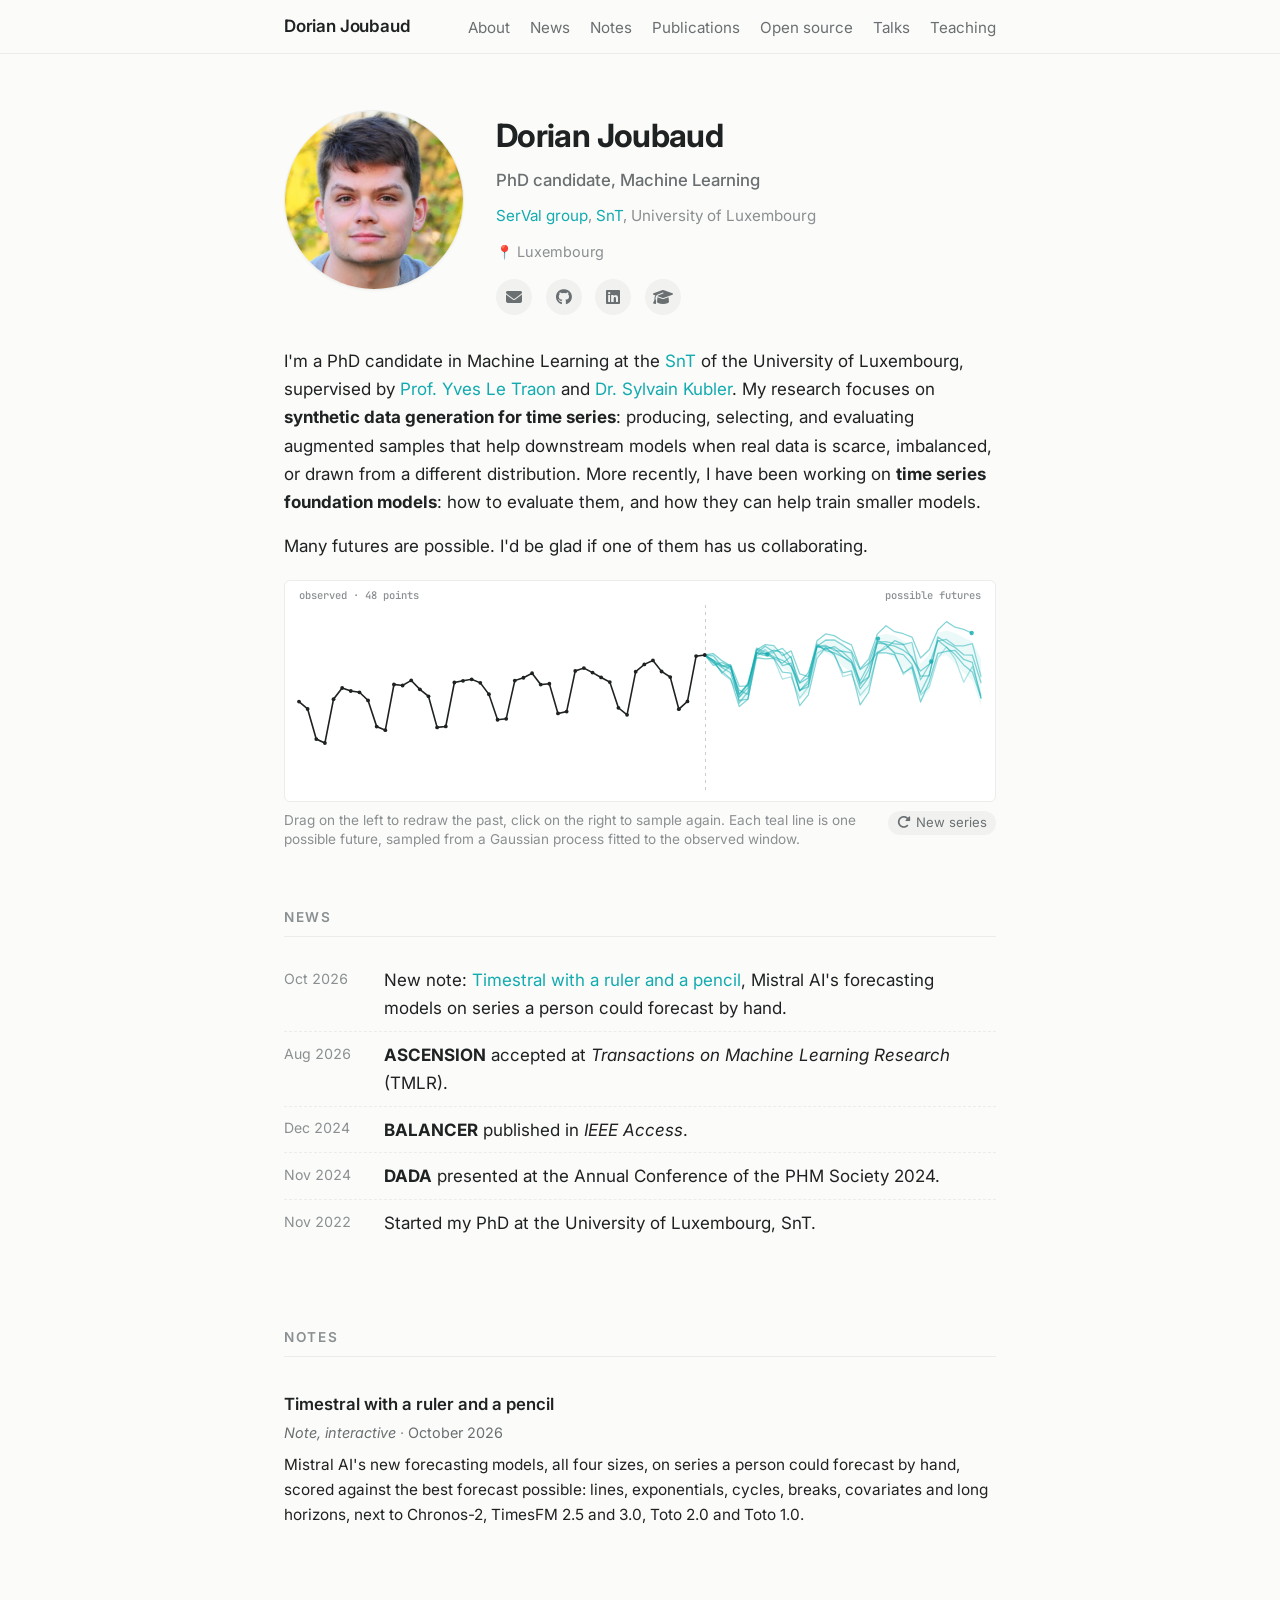
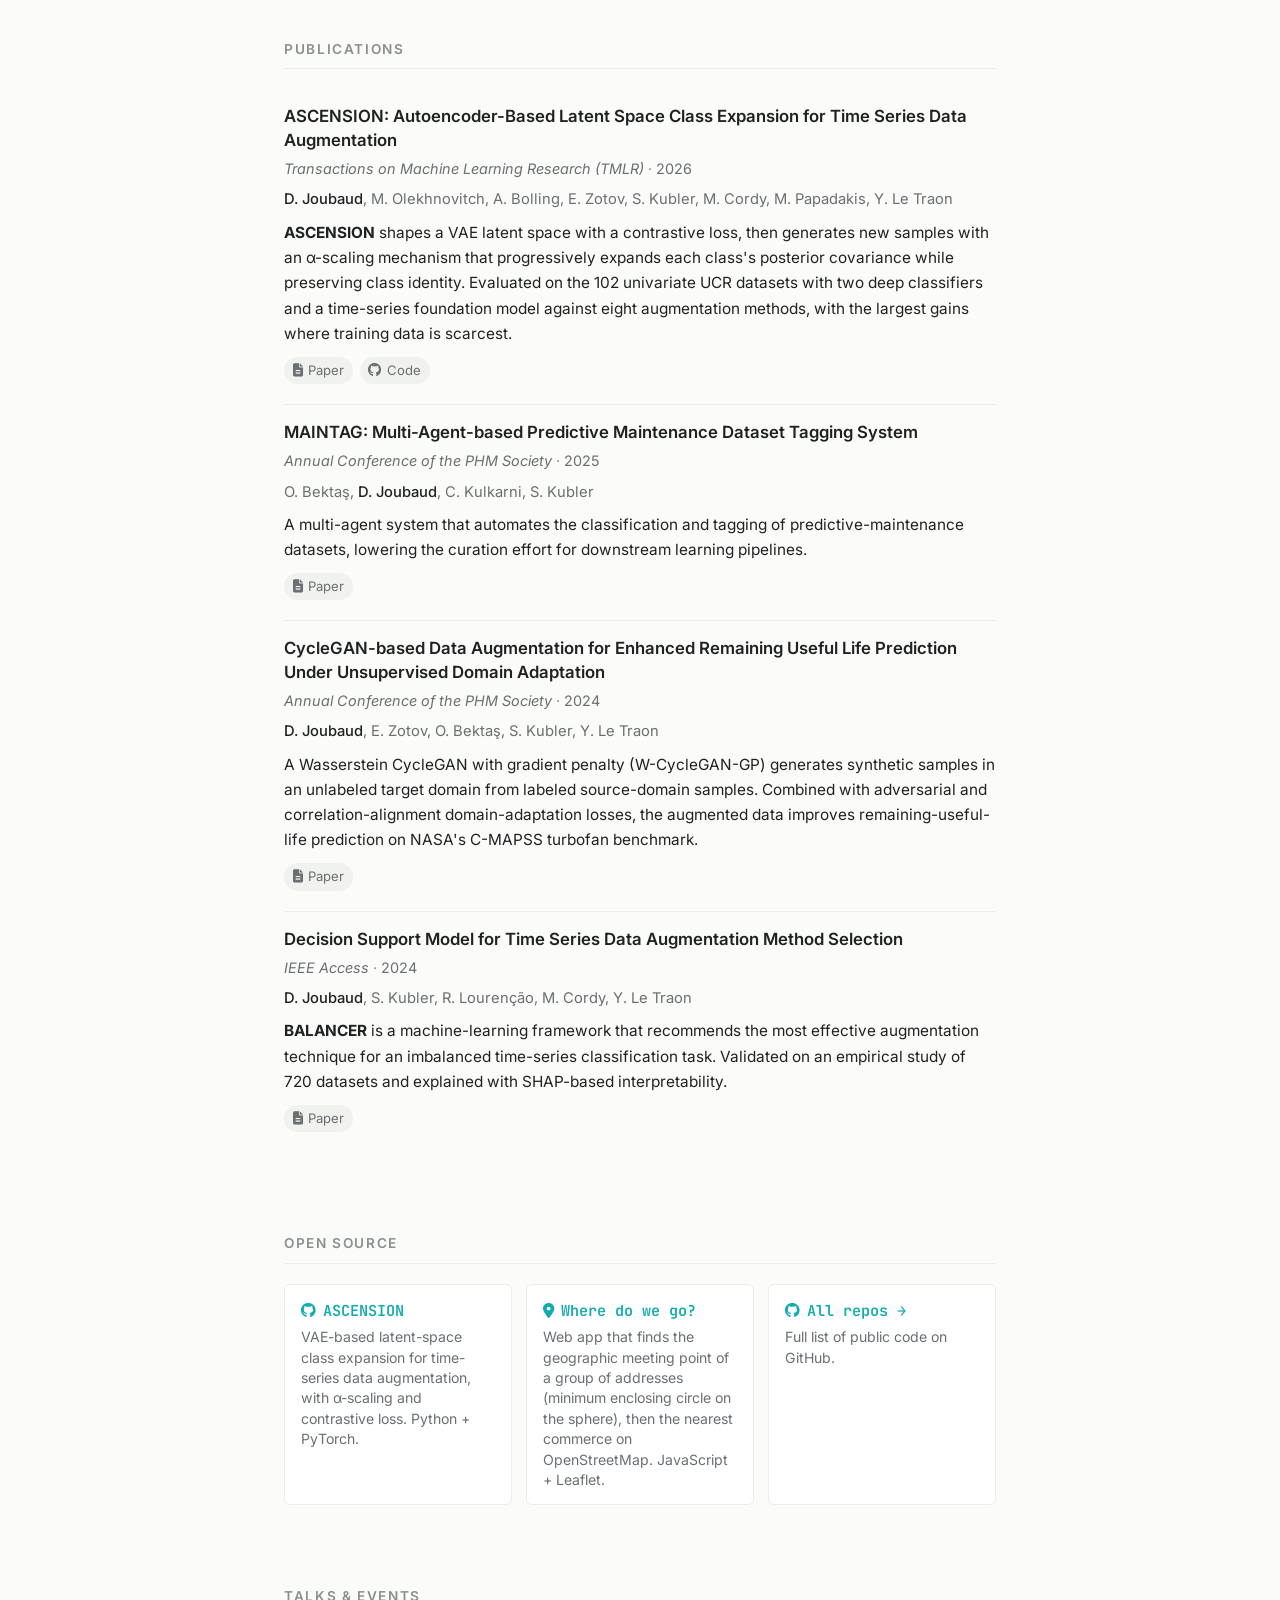
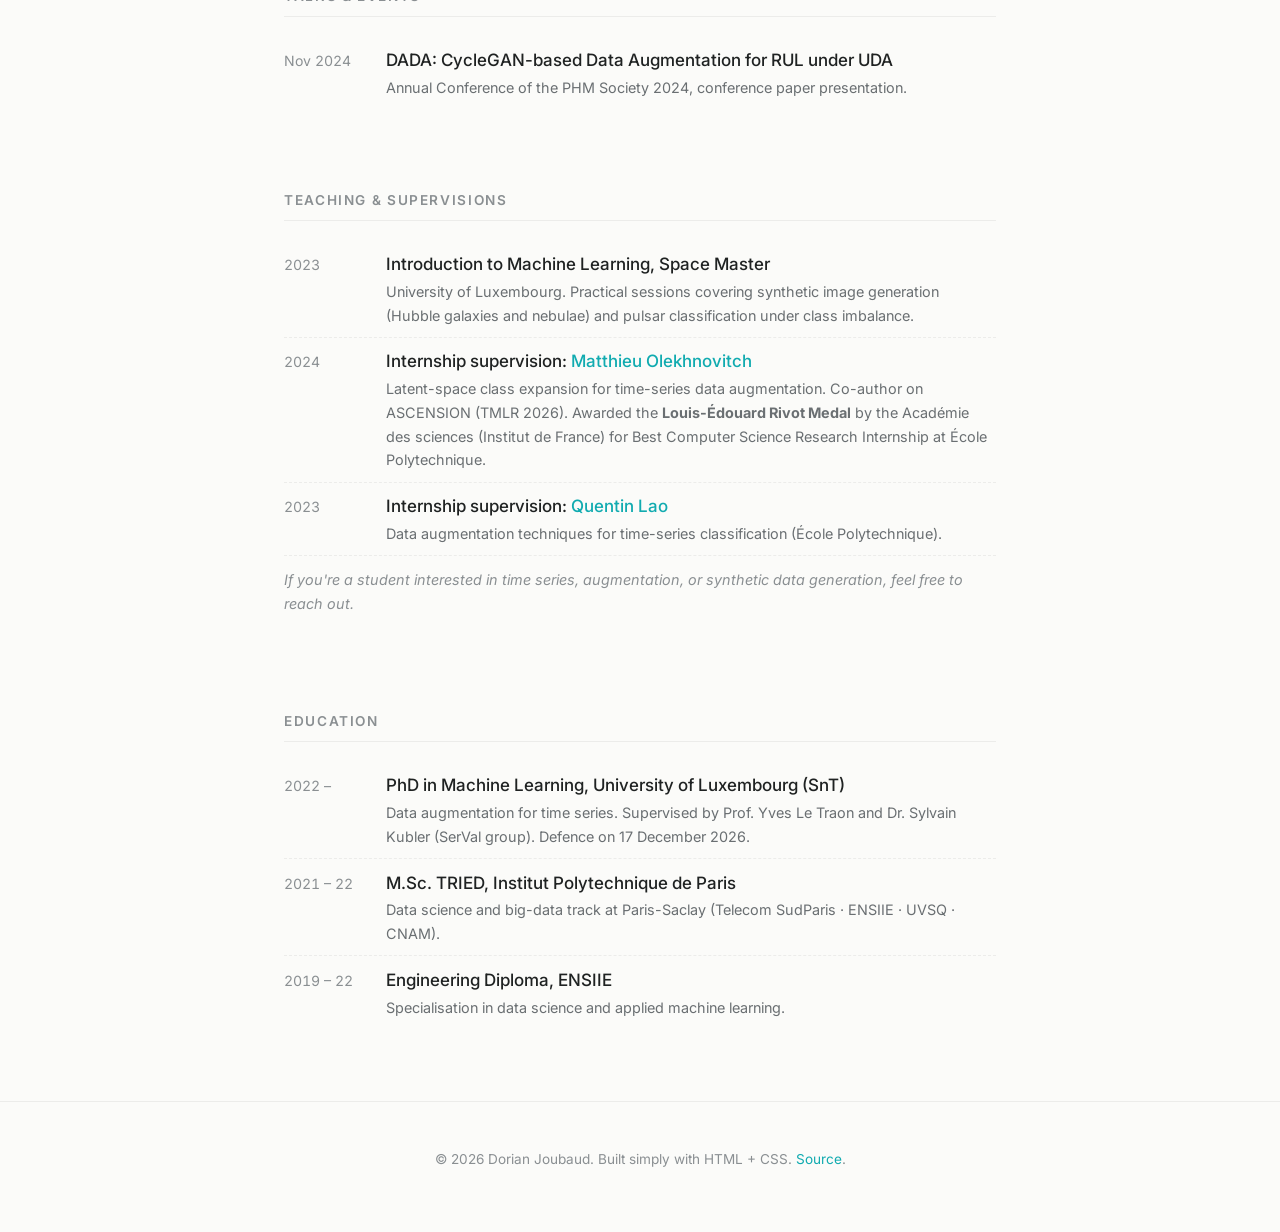
<file: index.html>
<!DOCTYPE html>
<html lang="en">
<head>
    <meta charset="utf-8">
    <meta name="viewport" content="width=device-width, initial-scale=1">
    <title>Dorian Joubaud</title>
    <meta name="description" content="Dorian Joubaud, PhD candidate in Machine Learning at the University of Luxembourg, SnT. Time-series data augmentation, synthetic data generation and foundation models.">
    <meta name="author" content="Dorian Joubaud">

    <link rel="apple-touch-icon" sizes="180x180" href="apple-touch-icon.png">
    <link rel="icon" type="image/png" sizes="32x32" href="favicon-32x32.png">
    <link rel="icon" type="image/png" sizes="16x16" href="favicon-16x16.png">

    <link rel="preconnect" href="https://fonts.googleapis.com">
    <link rel="preconnect" href="https://fonts.gstatic.com" crossorigin>
    <link href="https://fonts.googleapis.com/css2?family=Inter:wght@400;500;600;700&family=JetBrains+Mono:wght@500;600&display=swap" rel="stylesheet">

    <link rel="stylesheet" href="https://cdnjs.cloudflare.com/ajax/libs/font-awesome/6.5.1/css/all.min.css">
    <link rel="stylesheet" href="css/main.css">
</head>
<body>

<!-- ============ Top nav ============ -->
<nav class="topnav">
    <div class="topnav__inner">
        <a class="topnav__brand" href="#top">Dorian Joubaud</a>
        <ul class="topnav__links">
            <li><a href="#about">About</a></li>
            <li><a href="#news">News</a></li>
            <li><a href="#notes">Notes</a></li>
            <li><a href="#publications">Publications</a></li>
            <li><a href="#open-source">Open source</a></li>
            <li><a href="#talks">Talks</a></li>
            <li><a href="#teaching">Teaching</a></li>
        </ul>
    </div>
</nav>

<main id="top">

<!-- ============ Hero / About ============ -->
<section id="about" class="hero">
    <div class="container">
        <div class="hero__row">
            <img class="hero__photo" src="images/dj2.png" alt="Dorian Joubaud">
            <div class="hero__text">
                <h1 class="hero__name">Dorian Joubaud</h1>
                <p class="hero__role">PhD candidate, Machine Learning</p>
                <p class="hero__affil">
                    <a href="https://www.uni.lu/snt-en/research-groups/serval/" target="_blank" rel="noopener">SerVal group</a>,
                    <a href="https://www.uni.lu/snt-en/" target="_blank" rel="noopener">SnT</a>,
                    University of Luxembourg
                </p>
                <p class="hero__location">Luxembourg</p>

                <ul class="socials" aria-label="Social links">
                    <li><a href="mailto:dorian.joubaud@uni.lu" aria-label="Email"><i class="fa-solid fa-envelope"></i></a></li>
                    <li><a href="https://github.com/DorianJoubaud" target="_blank" rel="noopener" aria-label="GitHub"><i class="fa-brands fa-github"></i></a></li>
                    <li><a href="https://www.linkedin.com/in/djoubaud" target="_blank" rel="noopener" aria-label="LinkedIn"><i class="fa-brands fa-linkedin"></i></a></li>
                    <li><a href="https://scholar.google.com/citations?user=ZqPft5MAAAAJ" target="_blank" rel="noopener" aria-label="Google Scholar"><i class="fa-solid fa-graduation-cap"></i></a></li>
                </ul>
            </div>
        </div>

        <div class="prose" style="margin-top: 2rem;">
            <p>
                I'm a PhD candidate in Machine Learning at the
                <a href="https://www.uni.lu/snt-en/" target="_blank" rel="noopener">SnT</a> of the University of Luxembourg,
                supervised by <a href="https://wwwen.uni.lu/research/fstm/dcs/members/yves_le_traon" target="_blank" rel="noopener">Prof. Yves Le Traon</a>
                and <a href="https://www.uni.lu/snt-en/people/sylvain-kubler/" target="_blank" rel="noopener">Dr. Sylvain Kubler</a>.
                My research focuses on <strong>synthetic data generation for time series</strong>: producing,
                selecting, and evaluating augmented samples that help downstream models when real data is
                scarce, imbalanced, or drawn from a different distribution.
                More recently, I have been working on <strong>time series foundation models</strong>: how to
                evaluate them, and how they can help train smaller models.
            </p>
            <p>
                Many futures are possible. I'd be glad if one of them has us collaborating.
            </p>
        </div>

        <figure class="toy" hidden>
            <div class="toy__frame">
                <canvas class="toy__canvas" id="forecast-toy" role="img"
                        aria-label="A time series of 48 observed points, followed by possible futures sampled from a Gaussian process. Each future is drawn, then fades out."></canvas>
            </div>
            <figcaption class="toy__caption">
                <span>Drag on the left to redraw the past, click on the right to sample again. Each teal line is one possible future, sampled from a Gaussian process fitted to the observed window.</span>
                <button type="button" class="chip toy__new" id="forecast-toy-new"><i class="fa-solid fa-rotate-right"></i> New series</button>
            </figcaption>
        </figure>
    </div>
</section>

<!-- ============ News ============ -->
<section id="news" class="section">
    <div class="container">
        <h2 class="section__title">News</h2>

        <ul class="news">
            <li>
                <span class="news__date">Oct 2026</span>
                <span class="news__text">New note: <a href="notes/timestral/">Timestral with a ruler and a pencil</a>, Mistral AI's forecasting models on series a person could forecast by hand.</span>
            </li>
            <li>
                <span class="news__date">Aug 2026</span>
                <span class="news__text"><strong>ASCENSION</strong> accepted at <em>Transactions on Machine Learning Research</em> (TMLR).</span>
            </li>
            <li>
                <span class="news__date">Dec 2024</span>
                <span class="news__text"><strong>BALANCER</strong> published in <em>IEEE Access</em>.</span>
            </li>
            <li>
                <span class="news__date">Nov 2024</span>
                <span class="news__text"><strong>DADA</strong> presented at the Annual Conference of the PHM Society 2024.</span>
            </li>
            <li>
                <span class="news__date">Nov 2022</span>
                <span class="news__text">Started my PhD at the University of Luxembourg, SnT.</span>
            </li>
        </ul>

        <!-- TODO: add more news as it happens. Keep it recent-first. -->
    </div>
</section>

<!-- ============ Notes ============ -->
<section id="notes" class="section">
    <div class="container">
        <h2 class="section__title">Notes</h2>

        <article class="pub">
            <h3 class="pub__title">
                <a href="notes/timestral/">Timestral with a ruler and a pencil</a>
            </h3>
            <p class="pub__meta">
                <span class="pub__venue">Note, interactive</span>
                <span class="pub__year">October 2026</span>
            </p>
            <p class="pub__desc">
                Mistral AI's new forecasting models, all four sizes, on series a person could forecast by hand, scored
                against the best forecast possible: lines, exponentials, cycles, breaks, covariates and long horizons,
                next to Chronos-2, TimesFM 2.5 and 3.0, Toto 2.0 and Toto 1.0.
            </p>
        </article>
    </div>
</section>

<!-- ============ Publications ============ -->
<section id="publications" class="section">
    <div class="container">
        <h2 class="section__title">Publications</h2>

        <!-- ASCENSION -->
        <article class="pub">
            <h3 class="pub__title">
                <a href="https://openreview.net/forum?id=7KFXjf7K2o" target="_blank" rel="noopener">
                    ASCENSION: Autoencoder-Based Latent Space Class Expansion for Time Series Data Augmentation
                </a>
            </h3>
            <p class="pub__meta">
                <span class="pub__venue">Transactions on Machine Learning Research (TMLR)</span>
                <span class="pub__year">2026</span>
            </p>
            <p class="pub__authors">
                <span class="me">D. Joubaud</span>, M. Olekhnovitch, A. Bolling, E. Zotov, S. Kubler, M. Cordy, M. Papadakis, Y. Le Traon
            </p>
            <p class="pub__desc">
                <strong>ASCENSION</strong> shapes a VAE latent space with a contrastive loss, then generates new
                samples with an α-scaling mechanism that progressively expands each class's posterior covariance
                while preserving class identity. Evaluated on the 102 univariate UCR datasets with two deep
                classifiers and a time-series foundation model against eight augmentation methods, with the
                largest gains where training data is scarcest.
            </p>
            <div class="pub__links">
                <a class="chip" href="https://openreview.net/forum?id=7KFXjf7K2o" target="_blank" rel="noopener"><i class="fa-solid fa-file-lines"></i> Paper</a>
                <a class="chip" href="https://github.com/DorianJoubaud/ASCENSION" target="_blank" rel="noopener"><i class="fa-brands fa-github"></i> Code</a>
            </div>
        </article>

        <!-- MAINTAG -->
        <article class="pub">
            <h3 class="pub__title">
                <a href="https://orbilu.uni.lu/handle/10993/66172" target="_blank" rel="noopener">
                    MAINTAG: Multi-Agent-based Predictive Maintenance Dataset Tagging System
                </a>
            </h3>
            <p class="pub__meta">
                <span class="pub__venue">Annual Conference of the PHM Society</span>
                <span class="pub__year">2025</span>
            </p>
            <p class="pub__authors">
                O. Bektaş, <span class="me">D. Joubaud</span>, C. Kulkarni, S. Kubler
            </p>
            <p class="pub__desc">
                A multi-agent system that automates the classification and tagging of predictive-maintenance
                datasets, lowering the curation effort for downstream learning pipelines.
            </p>
            <div class="pub__links">
                <a class="chip" href="https://orbilu.uni.lu/handle/10993/66172" target="_blank" rel="noopener"><i class="fa-solid fa-file-lines"></i> Paper</a>
            </div>
        </article>

        <!-- DADA -->
        <article class="pub">
            <h3 class="pub__title">
                <a href="http://papers.phmsociety.org/index.php/phmconf/article/view/3898" target="_blank" rel="noopener">
                    CycleGAN-based Data Augmentation for Enhanced Remaining Useful Life Prediction Under Unsupervised Domain Adaptation
                </a>
            </h3>
            <p class="pub__meta">
                <span class="pub__venue">Annual Conference of the PHM Society</span>
                <span class="pub__year">2024</span>
            </p>
            <p class="pub__authors">
                <span class="me">D. Joubaud</span>, E. Zotov, O. Bektaş, S. Kubler, Y. Le Traon
            </p>
            <p class="pub__desc">
                A Wasserstein CycleGAN with gradient penalty (W-CycleGAN-GP) generates synthetic samples in
                an unlabeled target domain from labeled source-domain samples. Combined with adversarial and
                correlation-alignment domain-adaptation losses, the augmented data improves remaining-useful-life
                prediction on NASA's C-MAPSS turbofan benchmark.
            </p>
            <div class="pub__links">
                <a class="chip" href="http://papers.phmsociety.org/index.php/phmconf/article/view/3898" target="_blank" rel="noopener"><i class="fa-solid fa-file-lines"></i> Paper</a>
            </div>
        </article>

        <!-- BALANCER -->
        <article class="pub">
            <h3 class="pub__title">
                <a href="https://ieeexplore.ieee.org/document/10795179" target="_blank" rel="noopener">
                    Decision Support Model for Time Series Data Augmentation Method Selection
                </a>
            </h3>
            <p class="pub__meta">
                <span class="pub__venue">IEEE Access</span>
                <span class="pub__year">2024</span>
            </p>
            <p class="pub__authors">
                <span class="me">D. Joubaud</span>, S. Kubler, R. Lourenção, M. Cordy, Y. Le Traon
            </p>
            <p class="pub__desc">
                <strong>BALANCER</strong> is a machine-learning framework that recommends the most effective
                augmentation technique for an imbalanced time-series classification task. Validated on an
                empirical study of 720 datasets and explained with SHAP-based interpretability.
            </p>
            <div class="pub__links">
                <a class="chip" href="https://ieeexplore.ieee.org/document/10795179" target="_blank" rel="noopener"><i class="fa-solid fa-file-lines"></i> Paper</a>
            </div>
        </article>

    </div>
</section>

<!-- ============ Open source ============ -->
<section id="open-source" class="section">
    <div class="container">
        <h2 class="section__title">Open source</h2>

        <div class="software-grid">
            <div class="repo">
                <a href="https://github.com/DorianJoubaud/ASCENSION" target="_blank" rel="noopener">
                    <p class="repo__name"><i class="fa-brands fa-github"></i> ASCENSION</p>
                    <p class="repo__desc">VAE-based latent-space class expansion for time-series data augmentation, with α-scaling and contrastive loss. Python + PyTorch.</p>
                </a>
            </div>

            <div class="repo">
                <a href="https://dorianjoubaud.com/WhereDoWeGO-/" target="_blank" rel="noopener">
                    <p class="repo__name"><i class="fa-solid fa-location-dot"></i> Where do we go?</p>
                    <p class="repo__desc">Web app that finds the geographic meeting point of a group of addresses (minimum enclosing circle on the sphere), then the nearest commerce on OpenStreetMap. JavaScript + Leaflet.</p>
                </a>
            </div>

            <div class="repo">
                <a href="https://github.com/DorianJoubaud" target="_blank" rel="noopener">
                    <p class="repo__name"><i class="fa-brands fa-github"></i> All repos &rarr;</p>
                    <p class="repo__desc">Full list of public code on GitHub.</p>
                </a>
            </div>
        </div>
    </div>
</section>

<!-- ============ Talks & Events ============ -->
<section id="talks" class="section">
    <div class="container">
        <h2 class="section__title">Talks &amp; Events</h2>

        <!-- TODO: fill in actual talks. Below are placeholders to show layout. -->
        <div class="entry">
            <span class="entry__when">Nov 2024</span>
            <span class="entry__main">
                <span class="entry__title">DADA: CycleGAN-based Data Augmentation for RUL under UDA</span>
                <span class="entry__sub">Annual Conference of the PHM Society 2024, conference paper presentation.</span>
            </span>
        </div>

        <!--
        <div class="entry">
            <span class="entry__when">YYYY</span>
            <span class="entry__main">
                <span class="entry__title">Title of the talk</span>
                <span class="entry__sub">Venue · type of event · co-speakers</span>
            </span>
        </div>
        -->
    </div>
</section>

<!-- ============ Teaching / Supervisions ============ -->
<section id="teaching" class="section">
    <div class="container">
        <h2 class="section__title">Teaching &amp; Supervisions</h2>

        <div class="entry">
            <span class="entry__when">2023</span>
            <span class="entry__main">
                <span class="entry__title">Introduction to Machine Learning, Space Master</span>
                <span class="entry__sub">University of Luxembourg. Practical sessions covering synthetic image generation (Hubble galaxies and nebulae) and pulsar classification under class imbalance.</span>
            </span>
        </div>

        <div class="entry">
            <span class="entry__when">2024</span>
            <span class="entry__main">
                <span class="entry__title">Internship supervision: <a href="https://matthieu-olekhnovitch.fr/" target="_blank" rel="noopener">Matthieu Olekhnovitch</a></span>
                <span class="entry__sub">Latent-space class expansion for time-series data augmentation. Co-author on ASCENSION (TMLR 2026). Awarded the <strong>Louis-Édouard Rivot Medal</strong> by the Académie des sciences (Institut de France) for Best Computer Science Research Internship at École Polytechnique.</span>
            </span>
        </div>

        <div class="entry">
            <span class="entry__when">2023</span>
            <span class="entry__main">
                <span class="entry__title">Internship supervision: <a href="https://www.quentinlao.com/" target="_blank" rel="noopener">Quentin Lao</a></span>
                <span class="entry__sub">Data augmentation techniques for time-series classification (École Polytechnique).</span>
            </span>
        </div>

        <p class="prose" style="color: var(--color-faint); font-size: 0.9rem; margin-top: 0.75rem;">
            <em>If you're a student interested in time series, augmentation, or synthetic data generation, feel free to reach out.</em>
        </p>
    </div>
</section>

<!-- ============ Education ============ -->
<section id="education" class="section">
    <div class="container">
        <h2 class="section__title">Education</h2>

        <div class="entry">
            <span class="entry__when">2022 –</span>
            <span class="entry__main">
                <span class="entry__title">PhD in Machine Learning, University of Luxembourg (SnT)</span>
                <span class="entry__sub">Data augmentation for time series. Supervised by Prof. Yves Le Traon and Dr. Sylvain Kubler (SerVal group). Defence on 17 December 2026.</span>
            </span>
        </div>

        <div class="entry">
            <span class="entry__when">2021 – 22</span>
            <span class="entry__main">
                <span class="entry__title">M.Sc. TRIED, Institut Polytechnique de Paris</span>
                <span class="entry__sub">Data science and big-data track at Paris-Saclay (Telecom SudParis · ENSIIE · UVSQ · CNAM).</span>
            </span>
        </div>

        <div class="entry">
            <span class="entry__when">2019 – 22</span>
            <span class="entry__main">
                <span class="entry__title">Engineering Diploma, ENSIIE</span>
                <span class="entry__sub">Specialisation in data science and applied machine learning.</span>
            </span>
        </div>
    </div>
</section>

</main>

<footer class="site-footer">
    <div class="container">
        <p>
            © <span id="year">2026</span> Dorian Joubaud.
            Built simply with HTML + CSS.
            <a href="https://github.com/DorianJoubaud/dorianjoubaud.github.io" target="_blank" rel="noopener">Source</a>.
        </p>
    </div>
</footer>

<script src="js/forecast-toy.js"></script>
<script>
    document.getElementById('year').textContent = new Date().getFullYear();
</script>

</body>
</html>
</file>
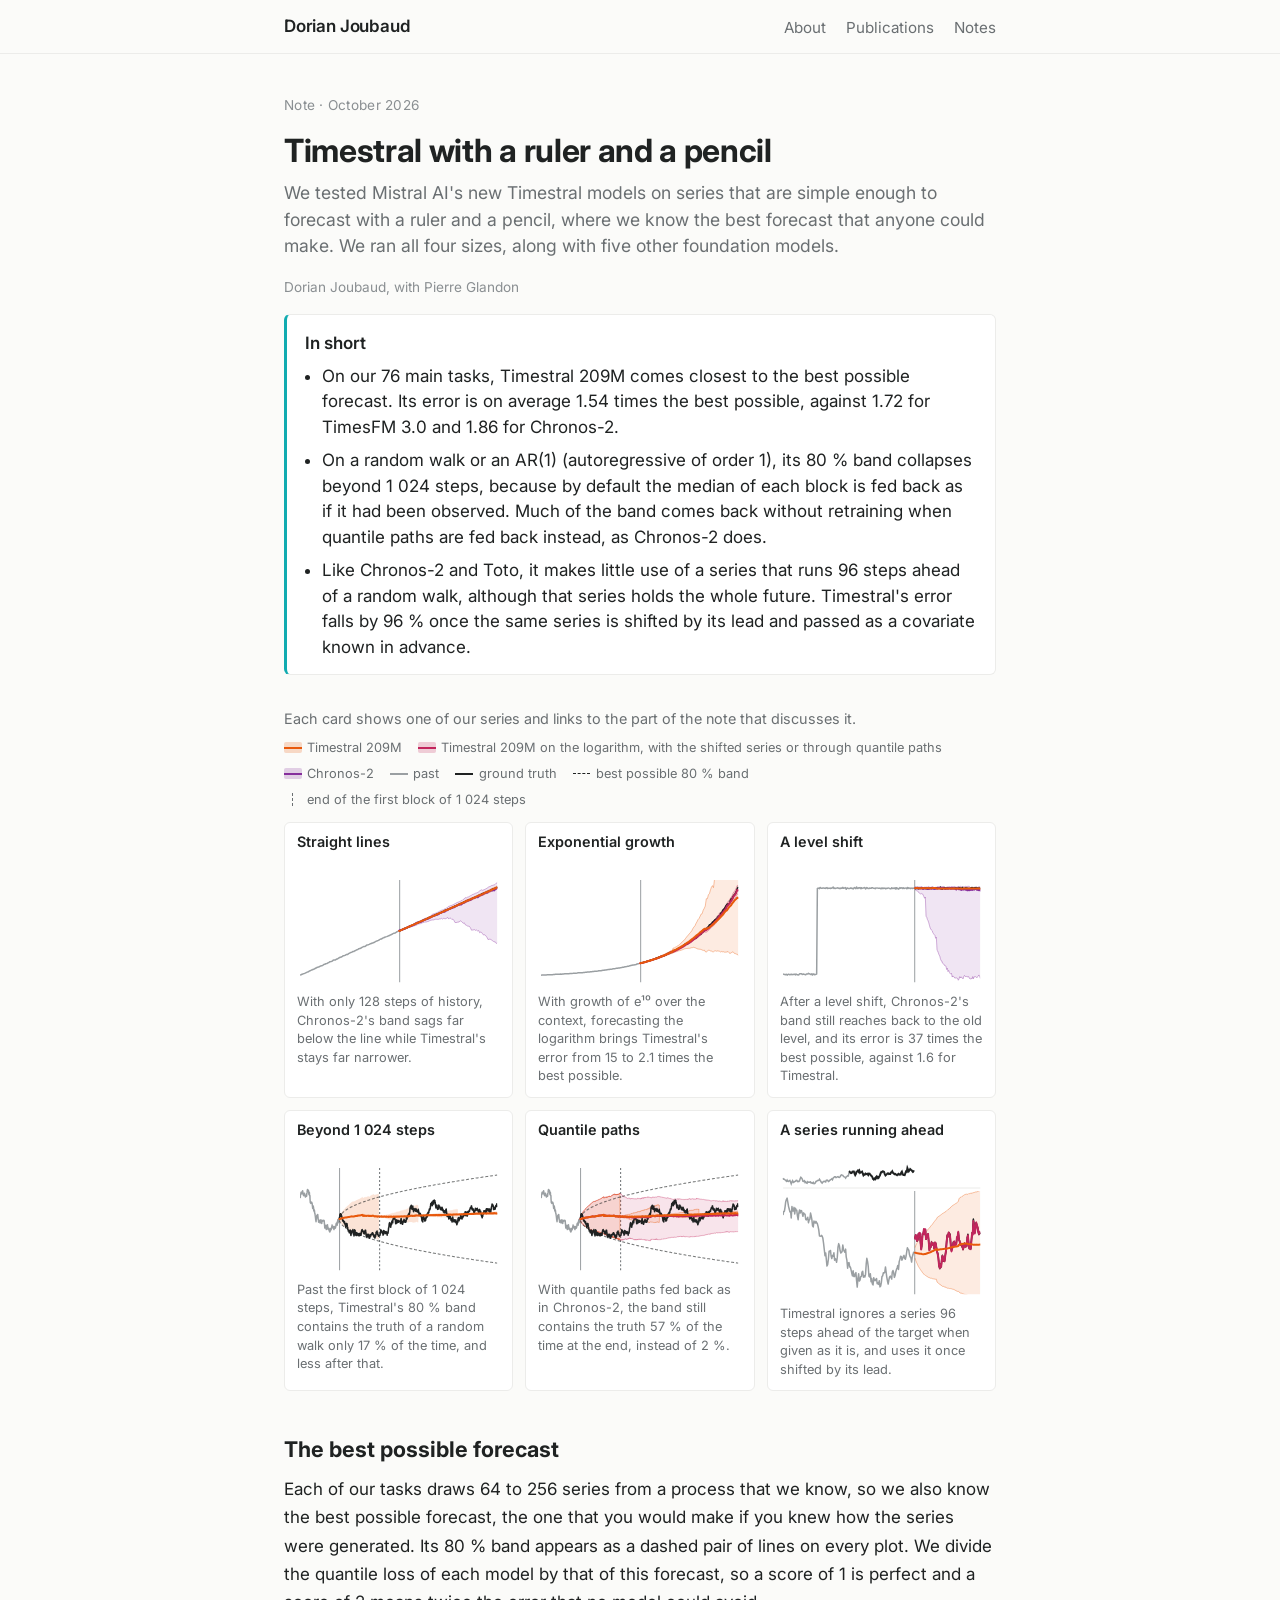
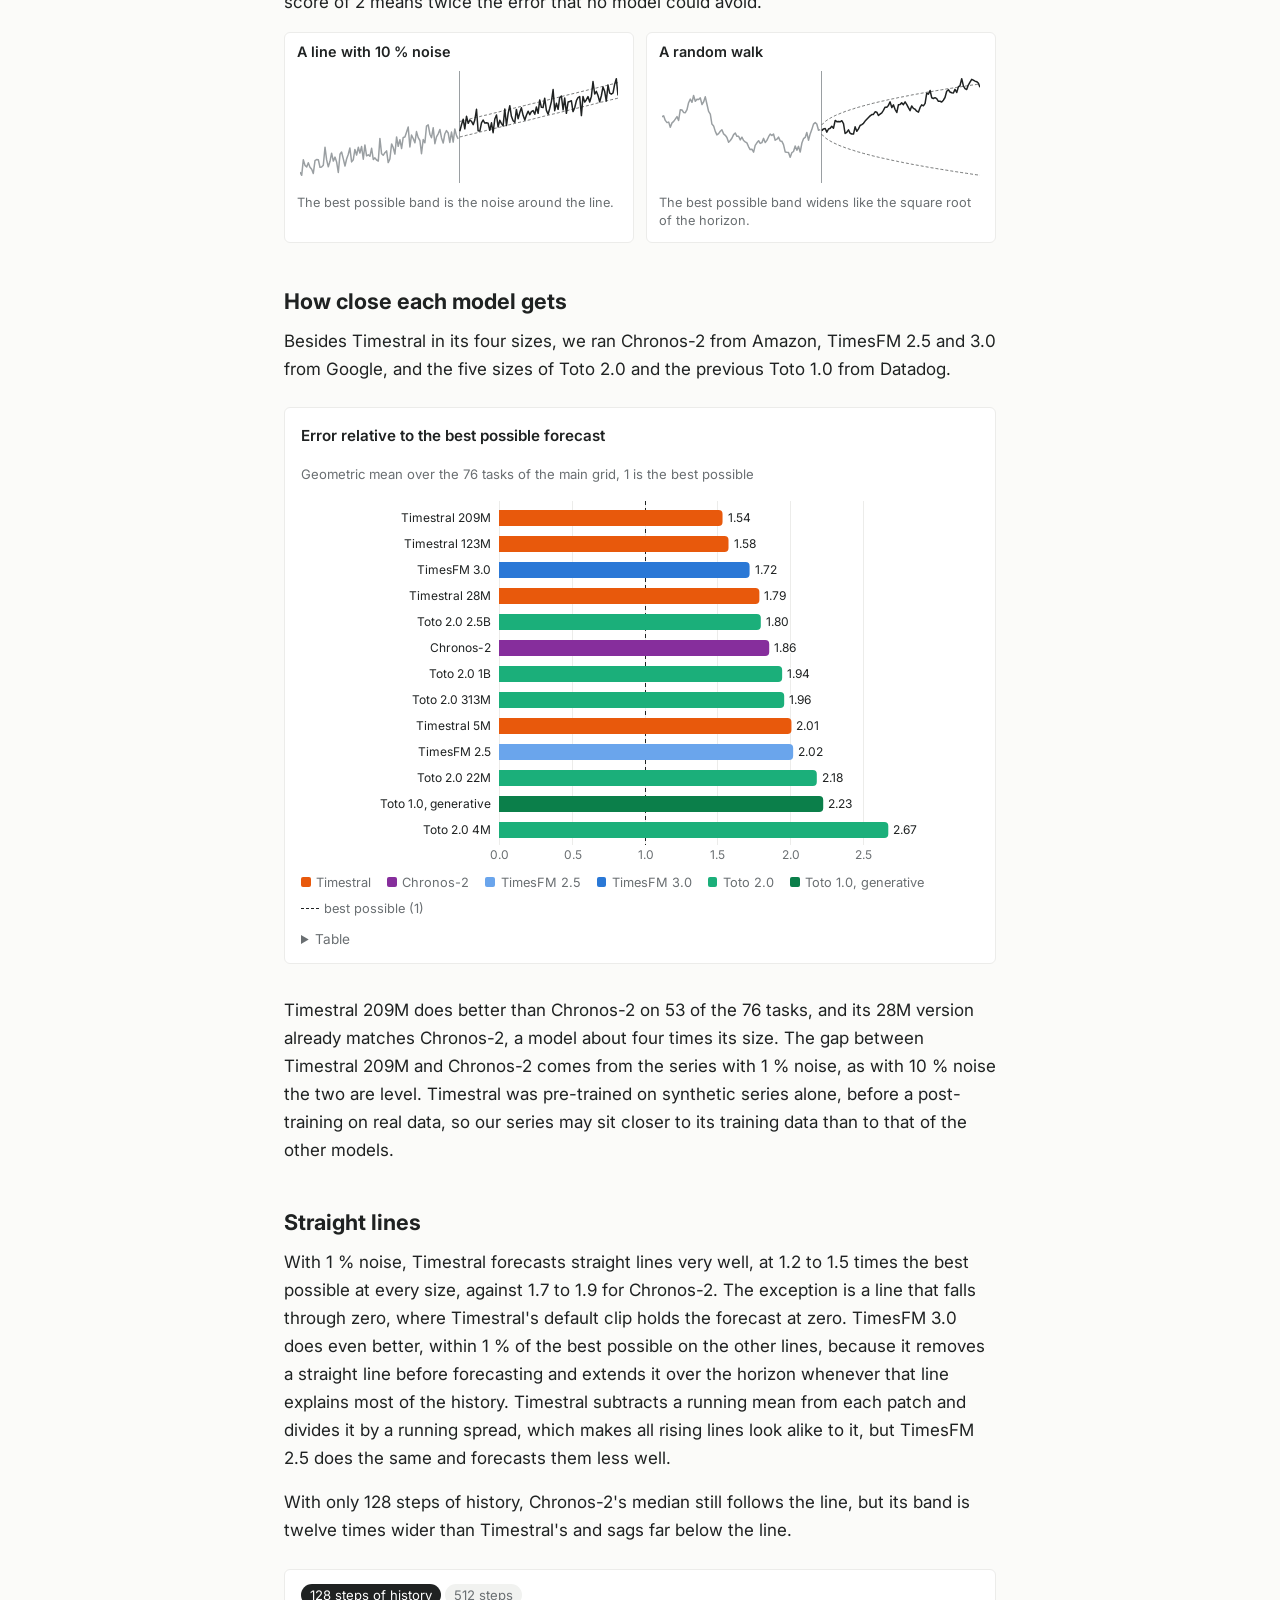
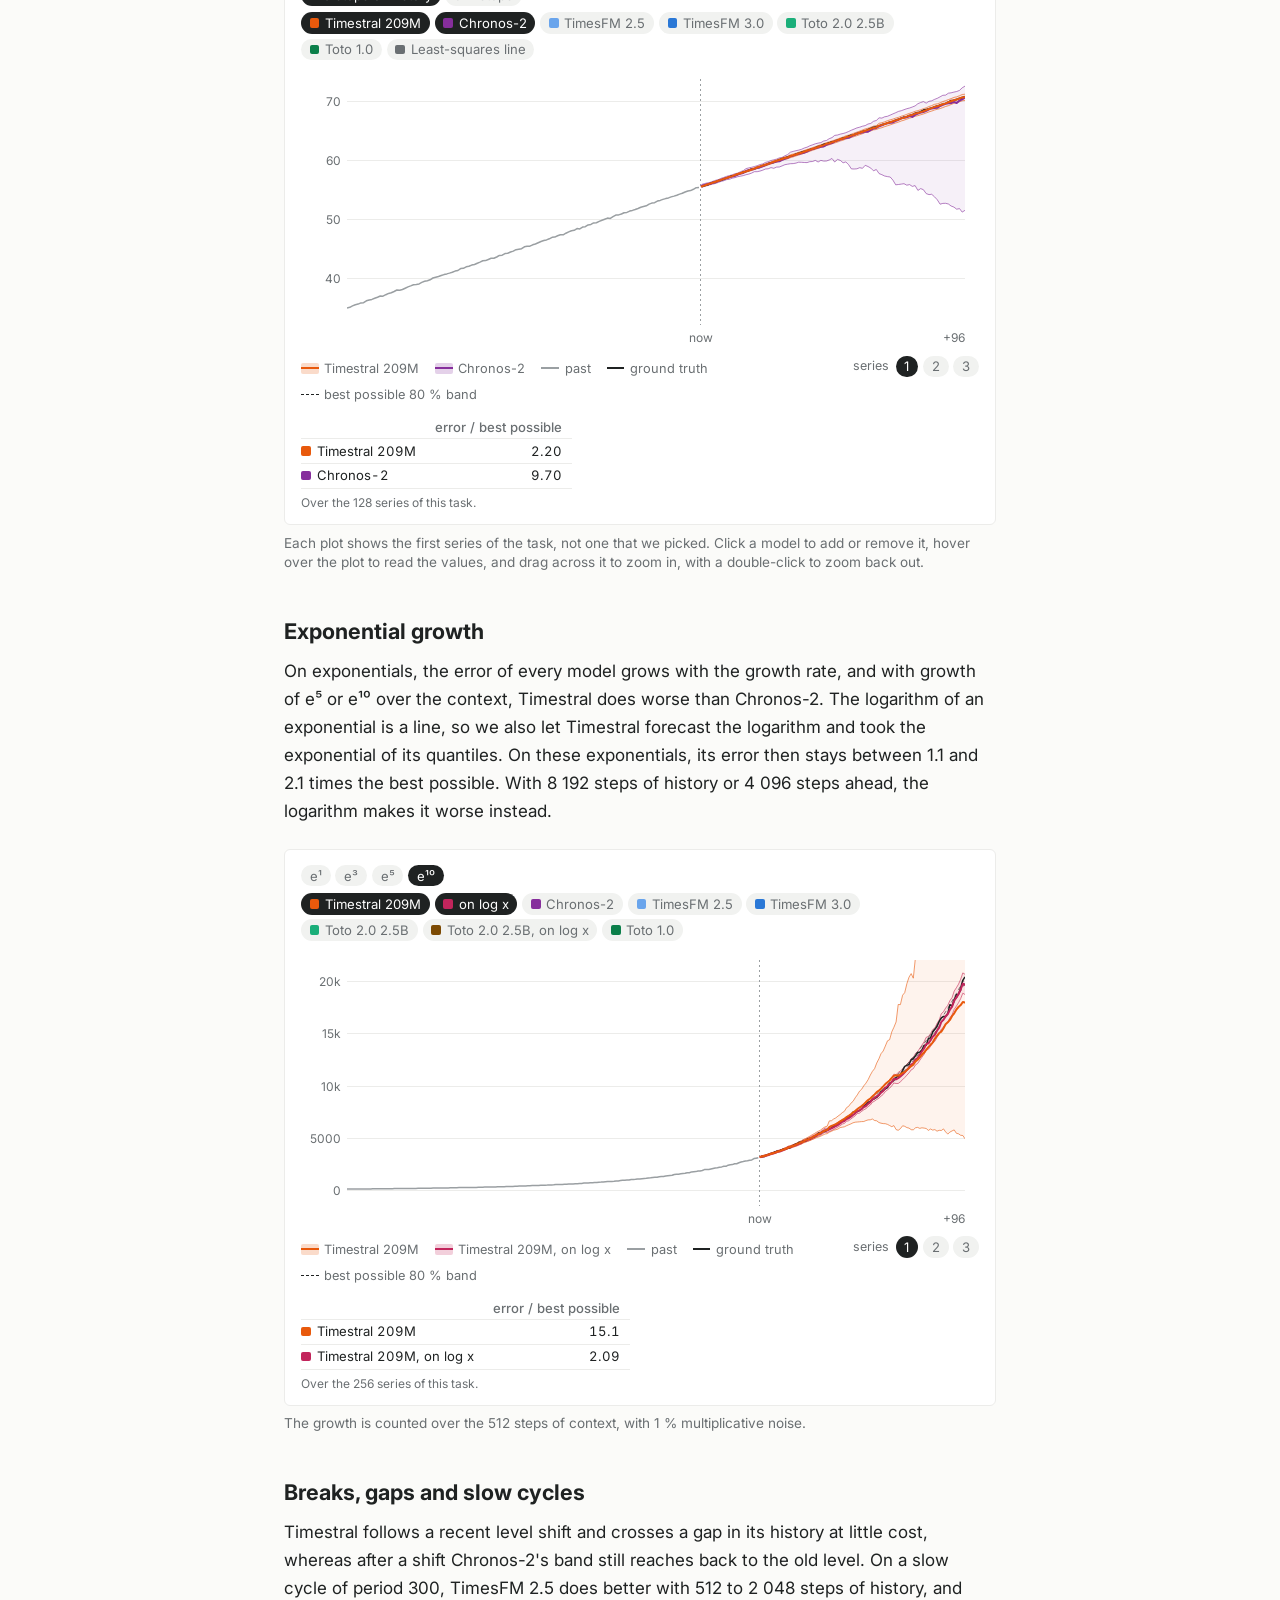
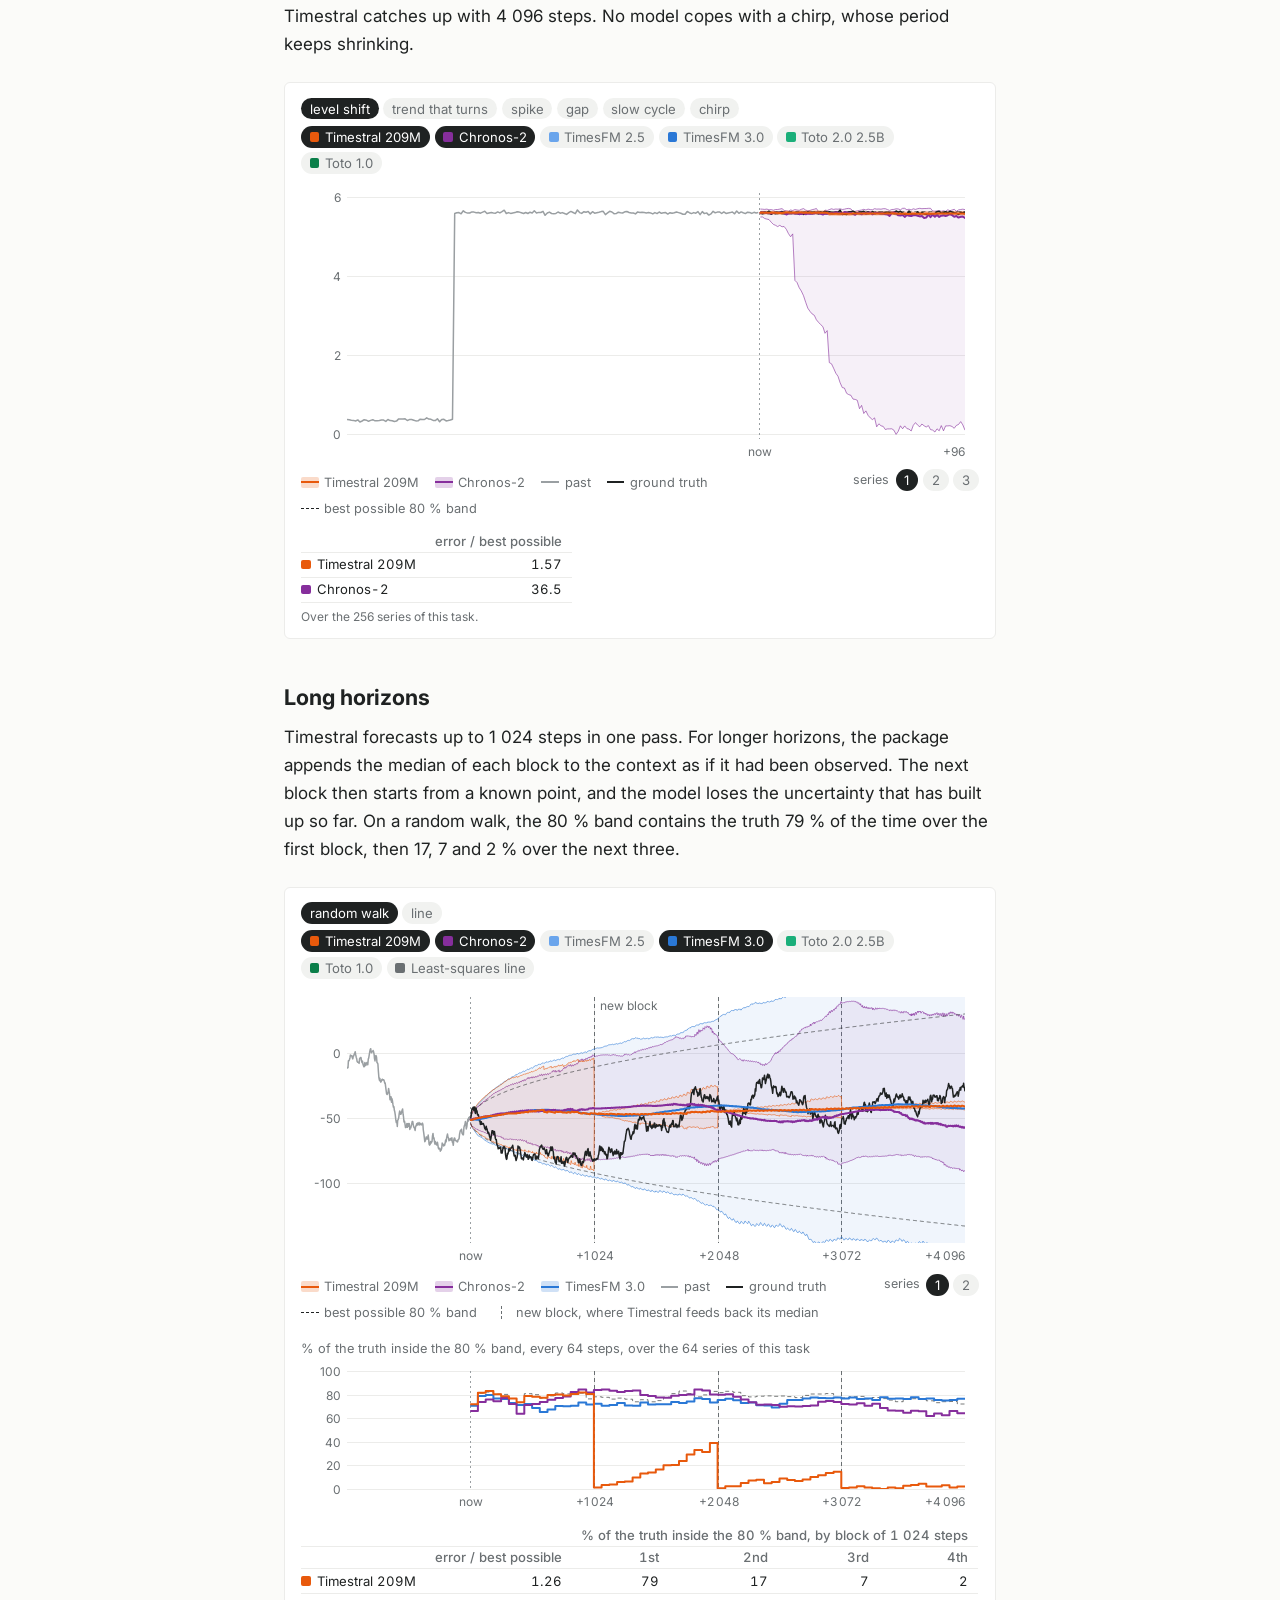
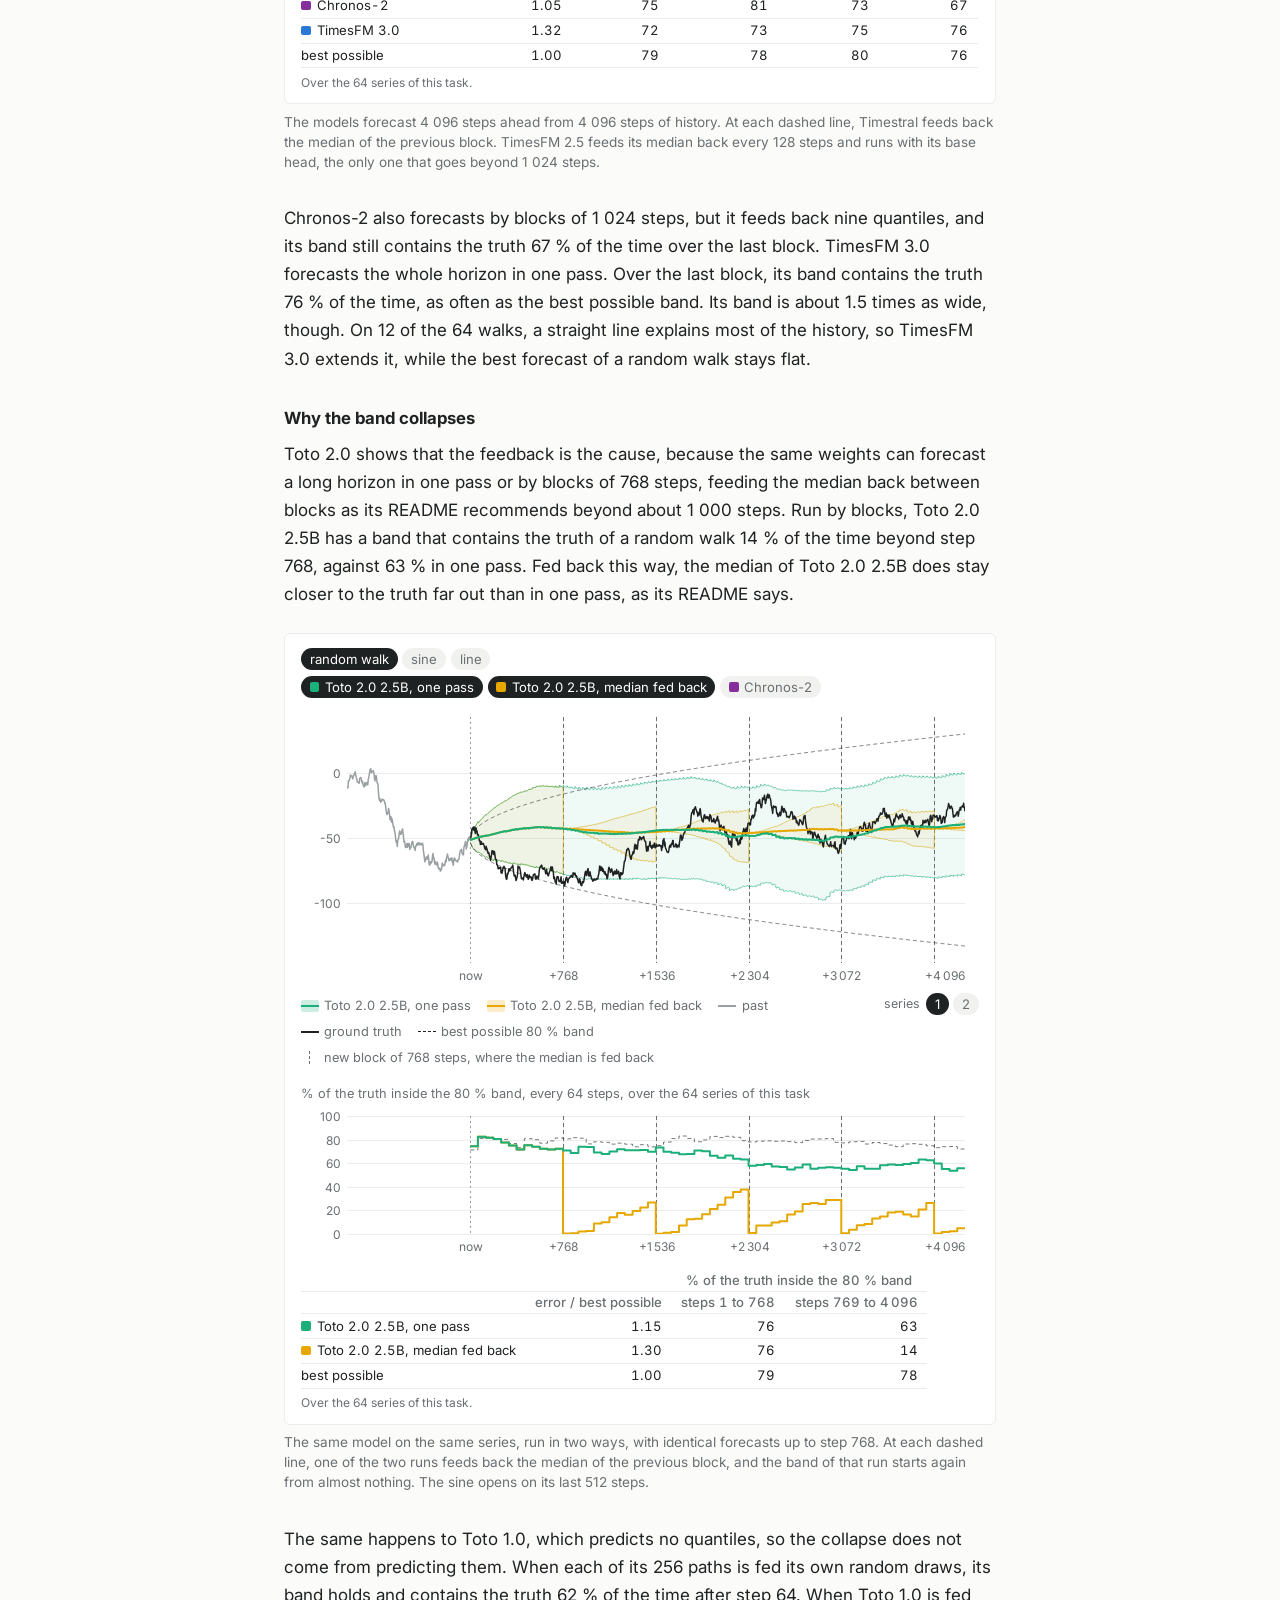
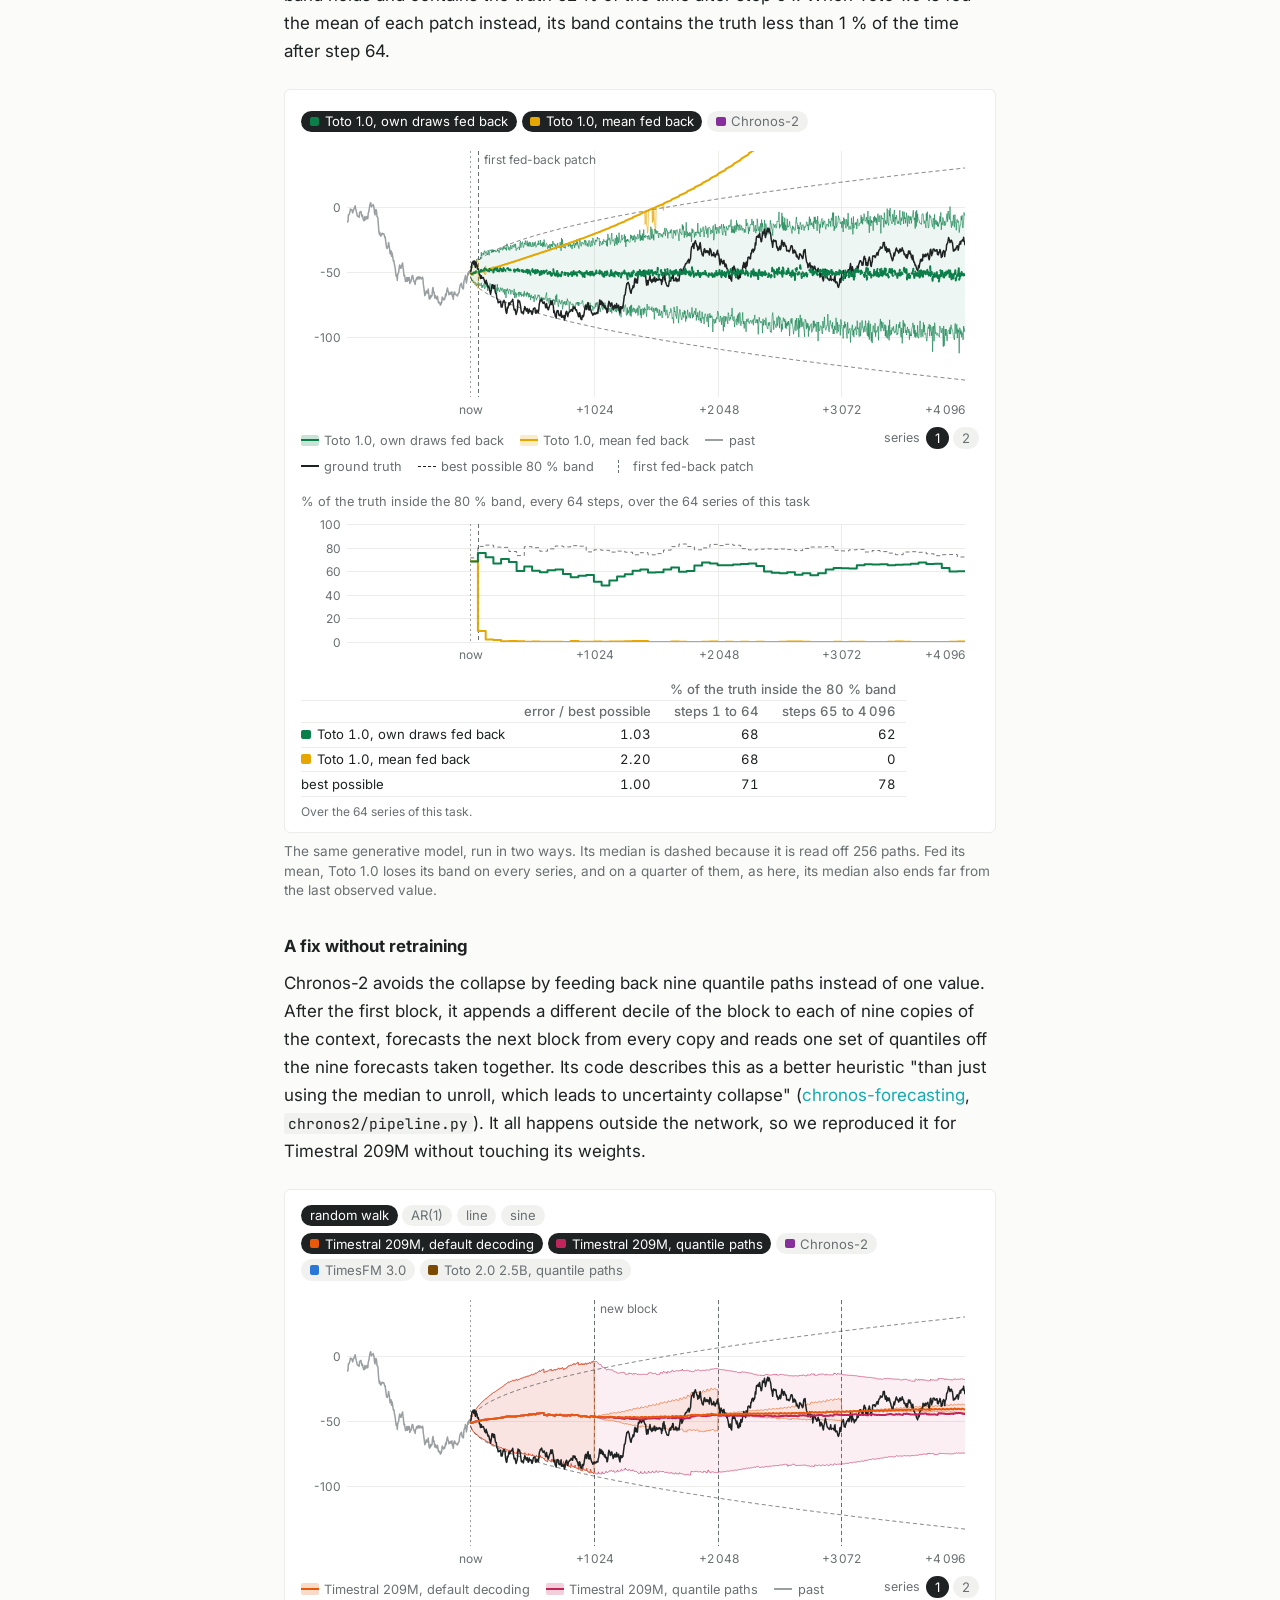
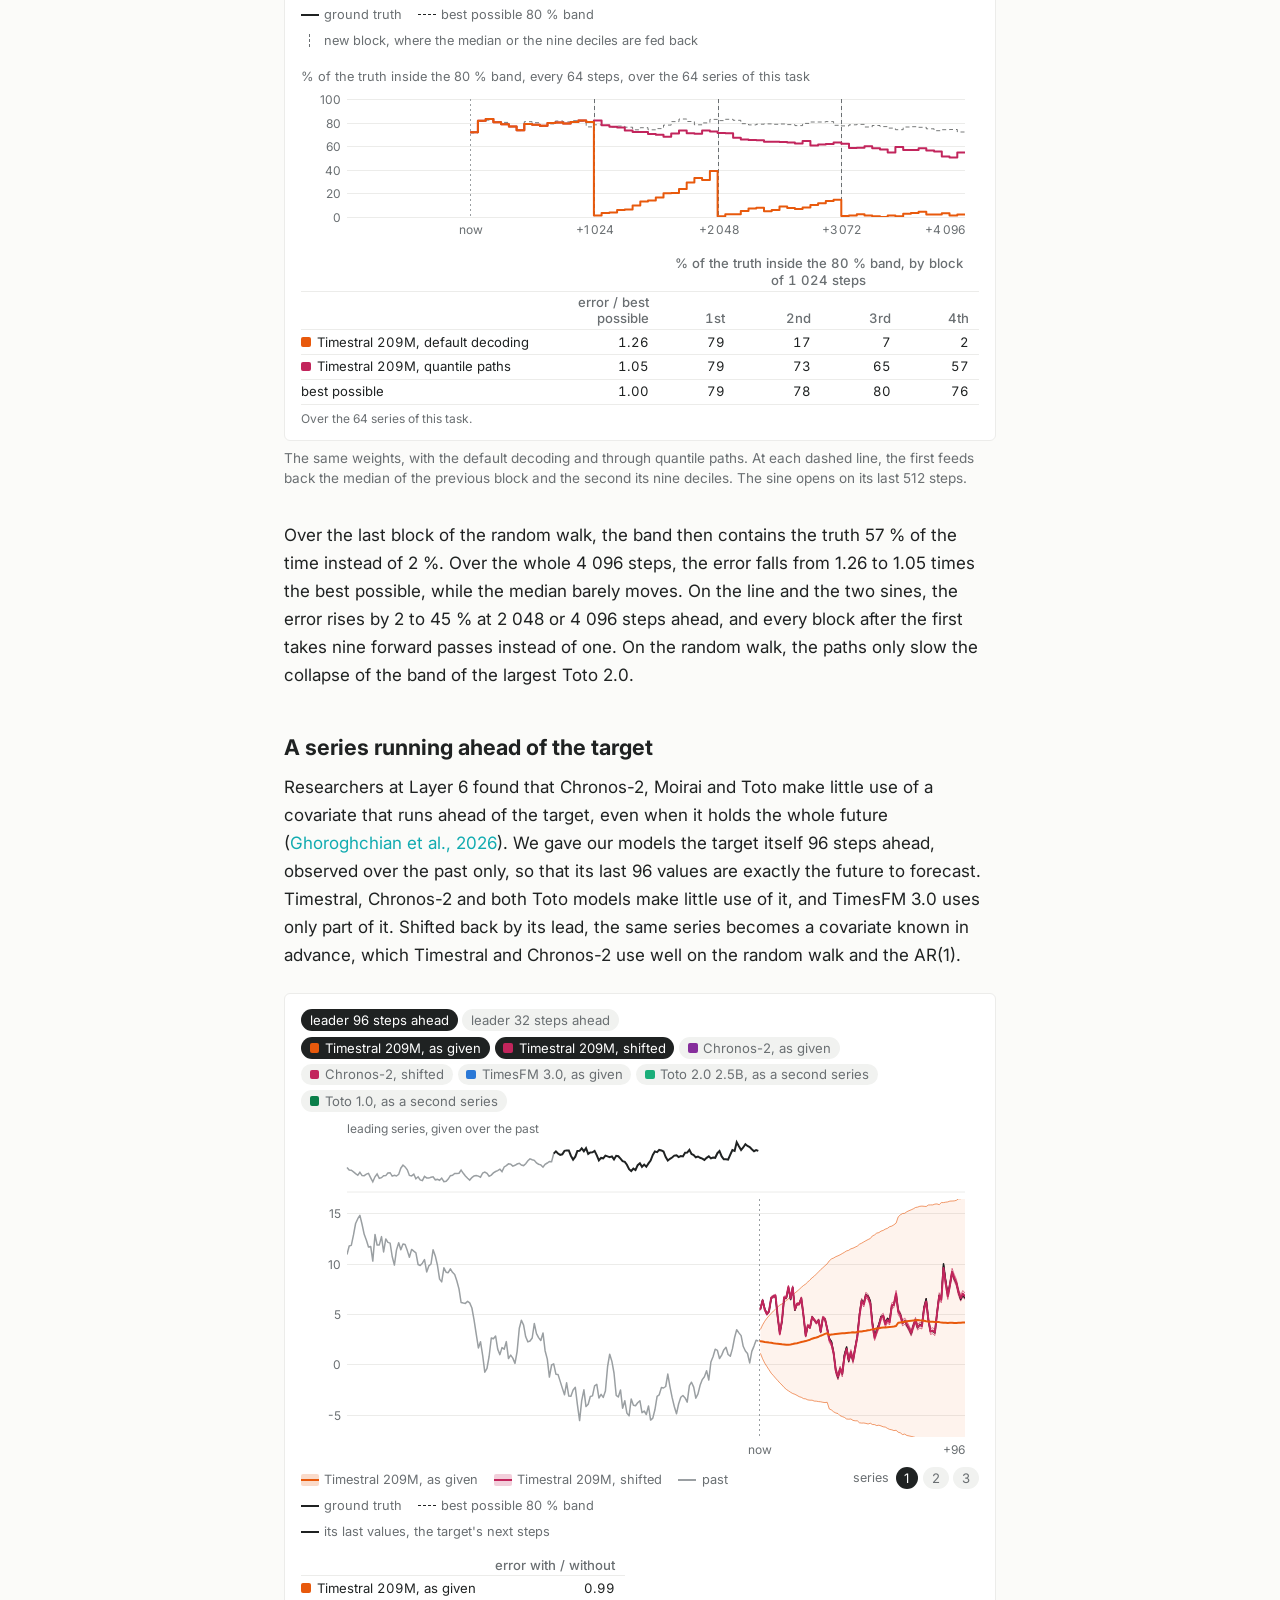
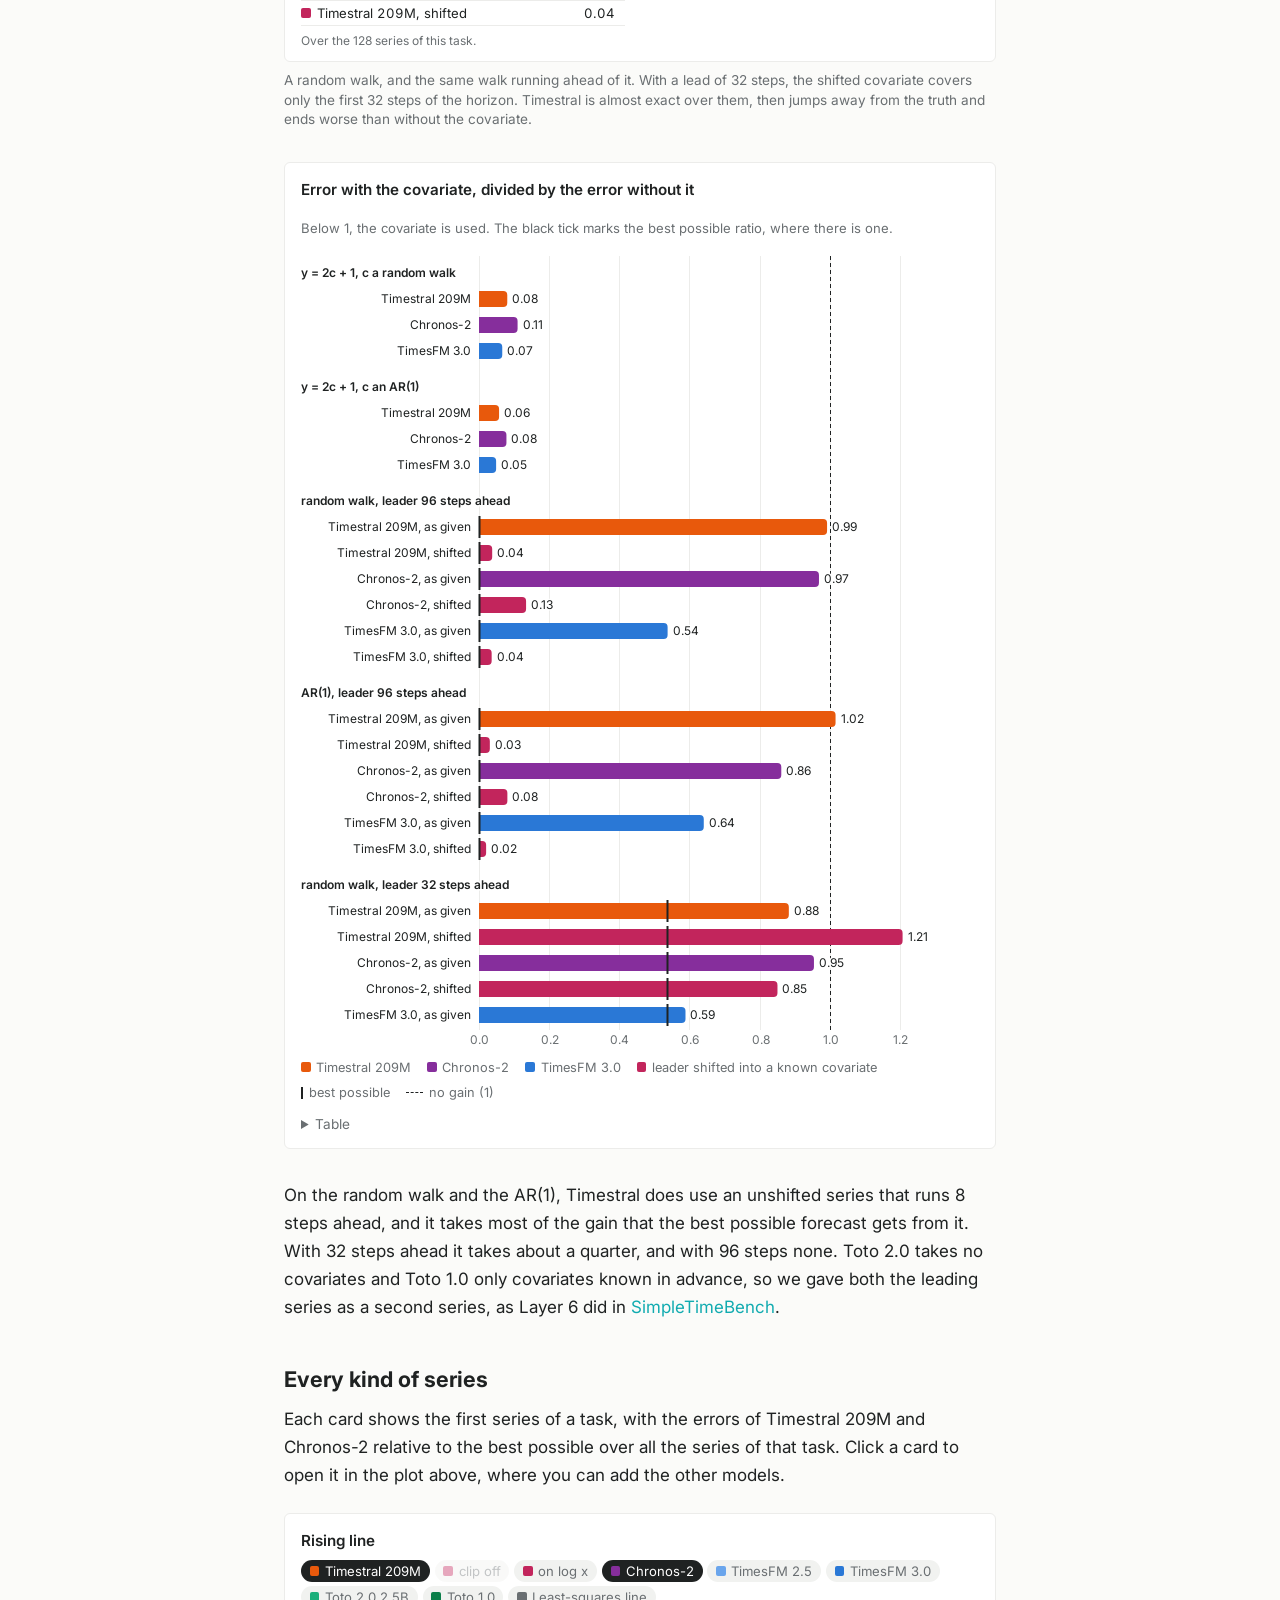
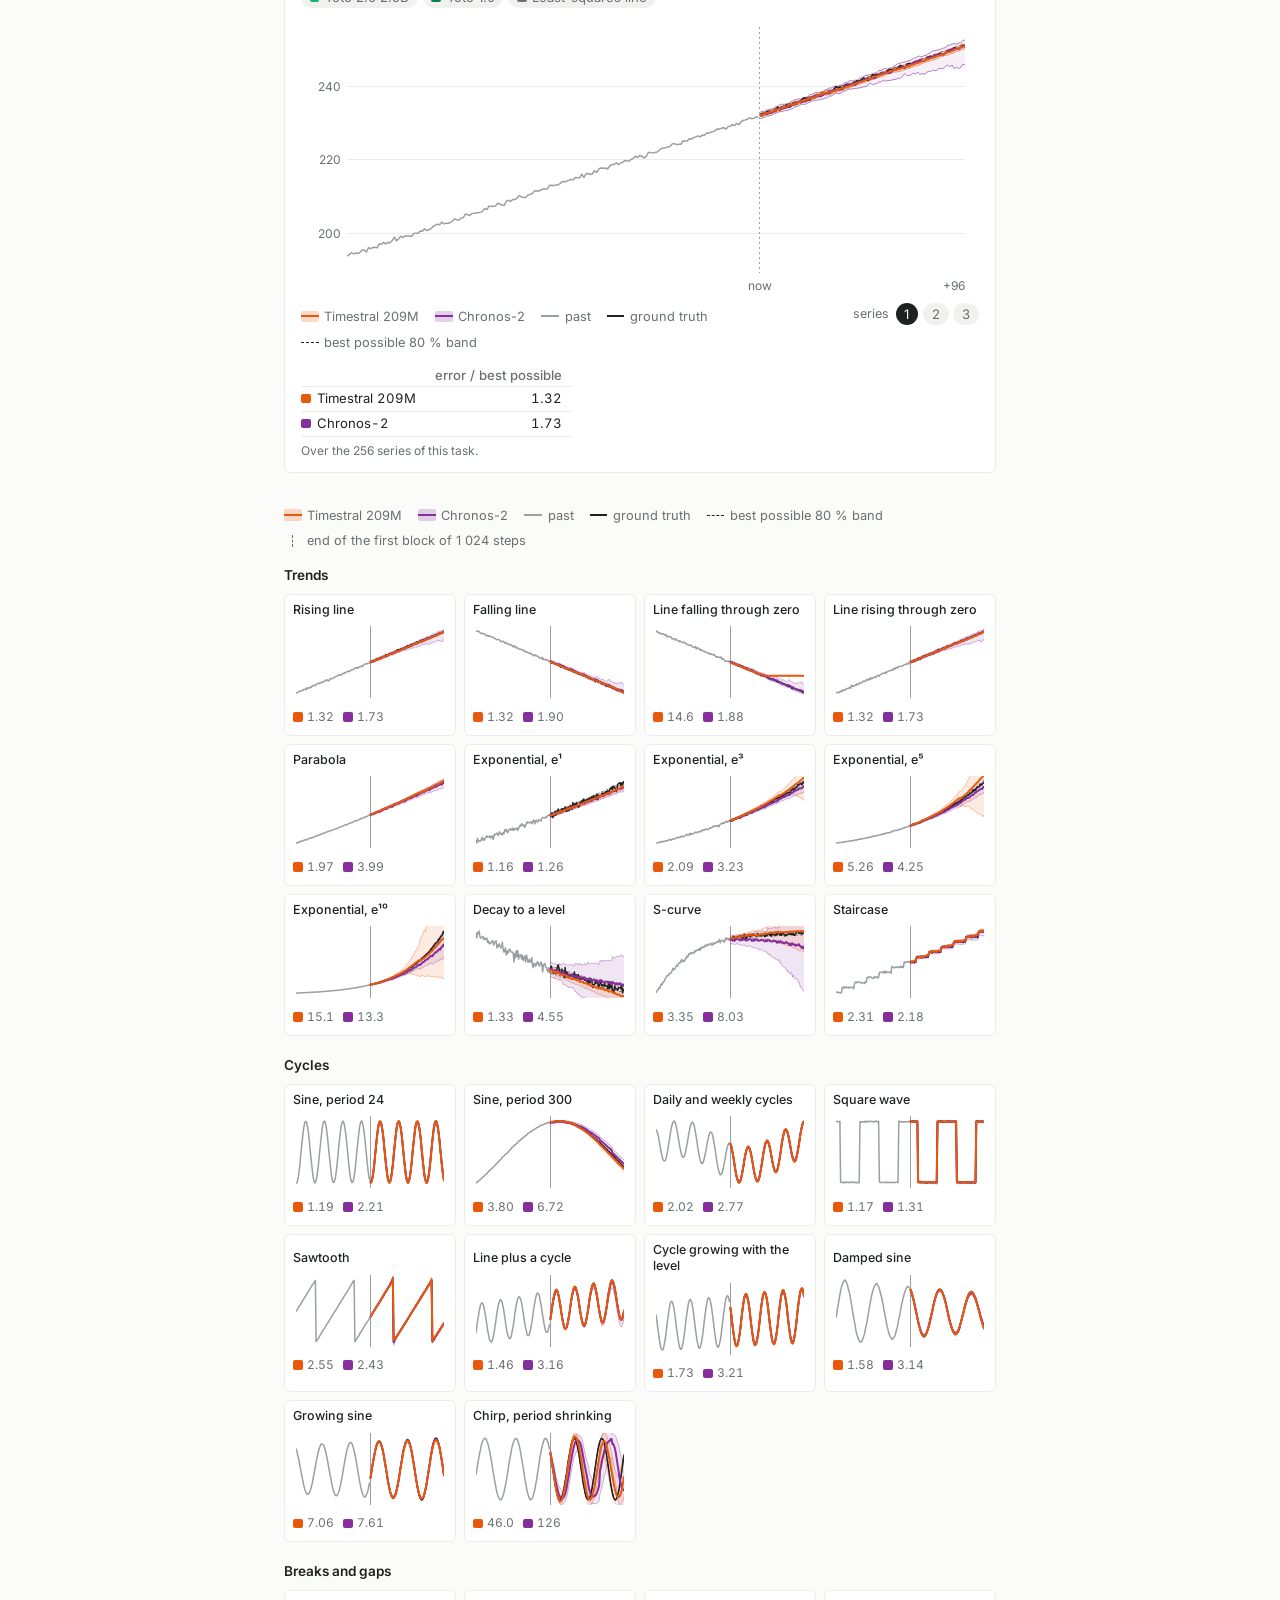
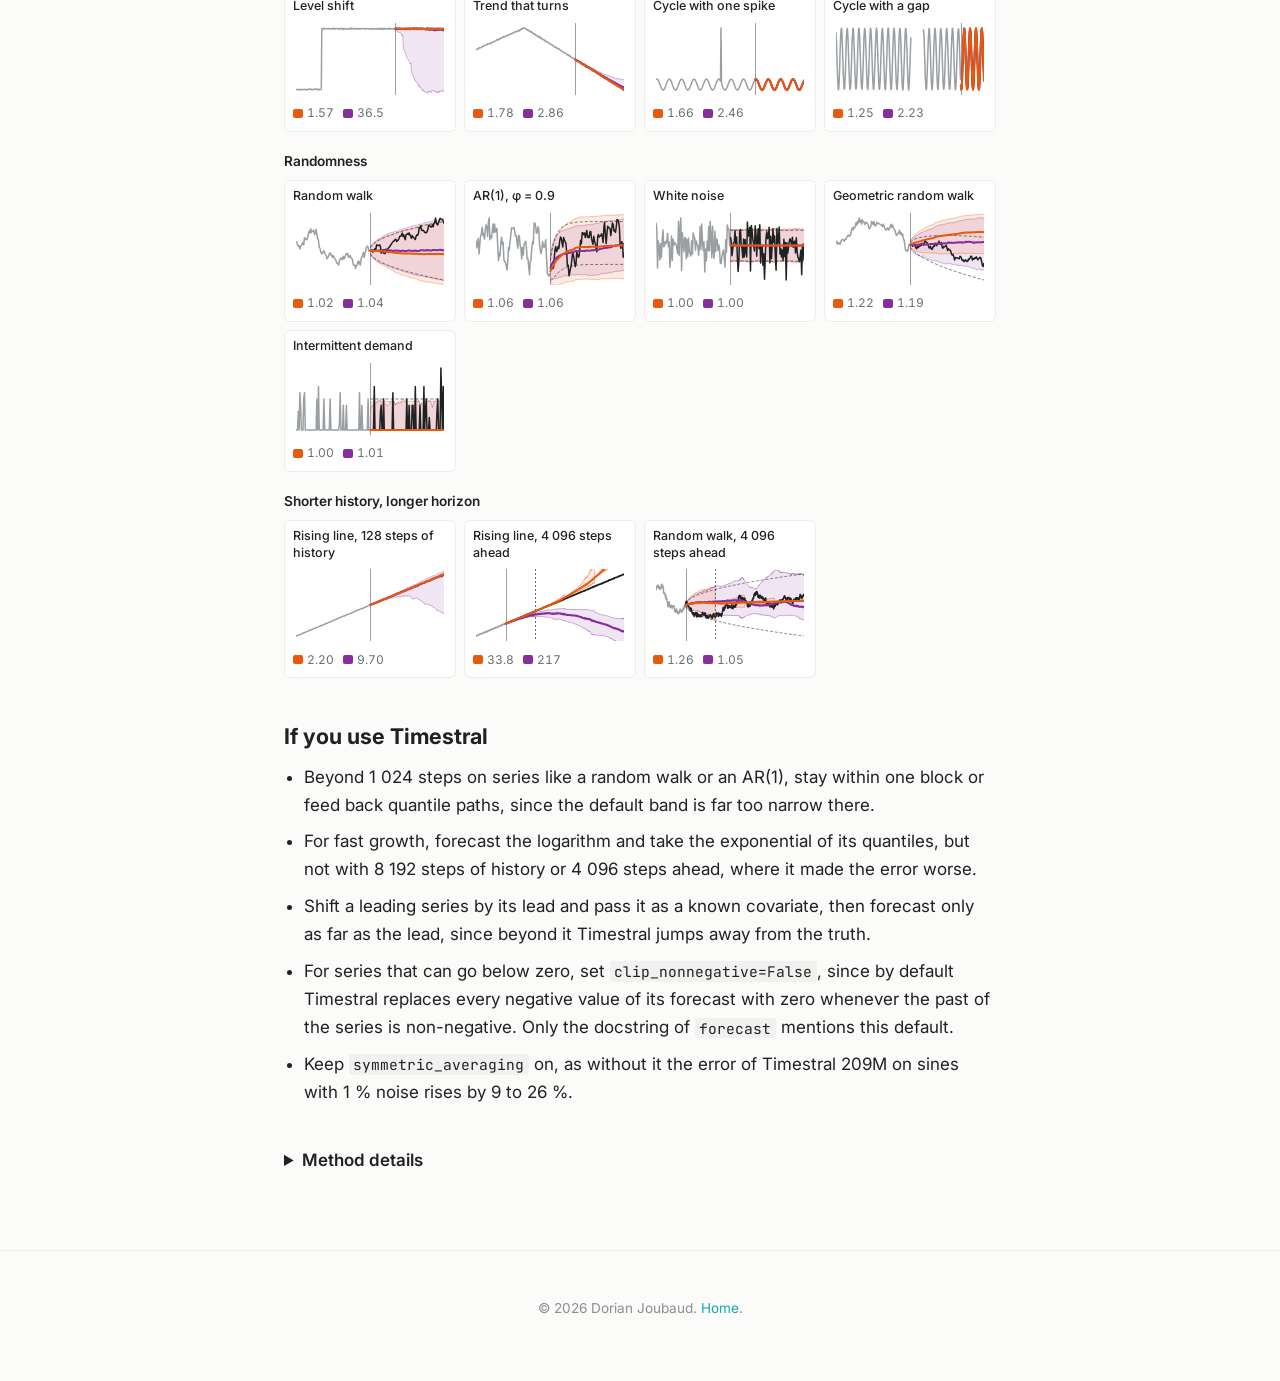
<file: notes/timestral/index.html>
<!DOCTYPE html>
<html lang="en">
<head>
    <meta charset="utf-8">
    <meta name="viewport" content="width=device-width, initial-scale=1">
    <title>Timestral with a ruler and a pencil | Dorian Joubaud</title>
    <meta name="description" content="Mistral AI's Timestral models in all four sizes, tested along with Chronos-2, TimesFM 2.5 and 3.0, Toto 2.0 and Toto 1.0 on series that are simple enough to forecast with a ruler and a pencil, where we know the best forecast that anyone could make.">
    <meta name="author" content="Dorian Joubaud, Pierre Glandon">
    <link rel="canonical" href="https://dorianjoubaud.com/notes/timestral/">
    <meta property="og:type" content="article">
    <meta property="og:title" content="Timestral with a ruler and a pencil">
    <meta property="og:description" content="Mistral AI's Timestral models in all four sizes, tested along with Chronos-2, TimesFM 2.5 and 3.0, Toto 2.0 and Toto 1.0 on series that are simple enough to forecast with a ruler and a pencil, where we know the best forecast that anyone could make.">
    <meta property="og:url" content="https://dorianjoubaud.com/notes/timestral/">
    <meta property="og:image" content="https://dorianjoubaud.com/notes/timestral/og.png">
    <meta property="og:image:width" content="1200">
    <meta property="og:image:height" content="630">
    <meta name="twitter:card" content="summary_large_image">

    <link rel="icon" type="image/png" sizes="32x32" href="../../favicon-32x32.png">
    <link rel="preconnect" href="https://fonts.googleapis.com">
    <link rel="preconnect" href="https://fonts.gstatic.com" crossorigin>
    <link href="https://fonts.googleapis.com/css2?family=Inter:wght@400;500;600;700&family=JetBrains+Mono:wght@500;600&display=swap" rel="stylesheet">
    <link rel="stylesheet" href="../../css/main.css">
    <link rel="stylesheet" href="post.css">
</head>
<body>

<nav class="topnav">
    <div class="topnav__inner">
        <a class="topnav__brand" href="../../">Dorian Joubaud</a>
        <ul class="topnav__links">
            <li><a href="../../#about">About</a></li>
            <li><a href="../../#publications">Publications</a></li>
            <li><a href="../../#notes">Notes</a></li>
        </ul>
    </div>
</nav>

<main class="container note">

    <p class="note__kicker">Note · October 2026</p>
    <h1 class="note__title">Timestral with a ruler and a pencil</h1>
    <p class="note__dek">
        We tested Mistral AI's new Timestral models on series that are simple enough to forecast with a ruler and a pencil,
        where we know the best forecast that anyone could make. We ran all four sizes, along with five other
        foundation models.
    </p>
    <p class="note__meta">Dorian Joubaud, with Pierre Glandon</p>

    <div class="tldr">
        <p class="tldr__title">In short</p>
        <ul>
            <li>On our 76 main tasks, Timestral 209M comes closest to the best possible forecast. Its error is on
                average 1.54 times the best possible, against 1.72 for TimesFM 3.0 and 1.86 for Chronos-2.</li>
            <li>On a random walk or an AR(1) (autoregressive of order 1), its 80&nbsp;% band collapses beyond 1&nbsp;024 steps, because by default the median of each block is
                fed back as if it had been observed. Much of the band comes back without retraining when quantile paths
                are fed back instead, as Chronos-2 does.</li>
            <li>Like Chronos-2 and Toto, it makes little use of a series that runs 96 steps ahead of a random walk,
                although that series holds the whole future. Timestral's error falls by 96&nbsp;% once the same series is shifted by its lead and
                passed as a covariate known in advance.</li>
        </ul>
    </div>

    <p class="cards__lede">Each card shows one of our series and links to the part of the note that discusses it.</p>
    <div class="viewer__legend cards__legend">
        <span><span class="key-model" style="--c:#e8590c"></span>Timestral 209M</span>
        <span><span class="key-model" style="--c:#c2255c"></span>Timestral 209M on the logarithm, with the shifted series or through quantile paths</span>
        <span><span class="key-model" style="--c:#862e9c"></span>Chronos-2</span>
        <span><span class="key-line" style="border-color:#9a9fa2"></span>past</span>
        <span><span class="key-line" style="border-color:#1f2222"></span>ground truth</span>
        <span><span class="key-dash"></span>best possible 80&nbsp;% band</span>
        <span><span class="key-vdash"></span>end of the first block of 1&nbsp;024 steps</span>
    </div>
    <div class="cards">
        <a class="card mini" href="#lines"
           data-fc='{"cell":"E2__linear_up__C128_H96_n0.01","keys":["timestral-209m","chronos-2"]}'>
            <span class="card__title">Straight lines</span>
            <span class="mini__plot"></span>
            <span class="card__text">With only 128 steps of history, Chronos-2's band sags far below the line while Timestral's stays far narrower.</span>
        </a>
        <a class="card mini" href="#exp"
           data-fc='{"cell":"E1__exp_k10__C512_H96_n0.01","keys":["timestral-209m","timestral-209m/log"]}'>
            <span class="card__title">Exponential growth</span>
            <span class="mini__plot"></span>
            <span class="card__text">With growth of e¹⁰ over the context, forecasting the logarithm brings Timestral's error from 15 to 2.1 times the best possible.</span>
        </a>
        <a class="card mini" href="#breaks"
           data-fc='{"cell":"E1__level_shift__C512_H96_n0.01","keys":["timestral-209m","chronos-2"],"ctx":192}'>
            <span class="card__title">A level shift</span>
            <span class="mini__plot"></span>
            <span class="card__text">After a level shift, Chronos-2's band still reaches back to the old level, and its error is 37 times the best possible, against 1.6 for Timestral.</span>
        </a>
        <a class="card mini" href="#horizon"
           data-fc='{"cell":"E3__rw__C4096_H4096_n0","keys":["timestral-209m"],"ctx":256,"rule":[1024]}'>
            <span class="card__title">Beyond 1&nbsp;024 steps</span>
            <span class="mini__plot"></span>
            <span class="card__text">Past the first block of 1&nbsp;024 steps, Timestral's 80&nbsp;% band contains the truth of a random walk only 17&nbsp;% of the time, and less after that.</span>
        </a>
        <a class="card mini" href="#fix"
           data-fc='{"cell":"E3__rw__C4096_H4096_n0","keys":["timestral-209m","timestral-209m/qpaths"],"ctx":256,"rule":[1024]}'>
            <span class="card__title">Quantile paths</span>
            <span class="mini__plot"></span>
            <span class="card__text">With quantile paths fed back as in Chronos-2, the band still contains the truth 57&nbsp;% of the time at the end, instead of 2&nbsp;%.</span>
        </a>
        <a class="card mini" href="#cov"
           data-fc='{"cell":"E4__lead_rw_L96__C512_H96_n0","keys":["timestral-209m@past_cov","timestral-209m@lead_known"],"lane":"past_cov","oracle":"oracle@lead_known","ctx":192}'>
            <span class="card__title">A series running ahead</span>
            <span class="mini__plot"></span>
            <span class="card__text">Timestral ignores a series 96 steps ahead of the target when given as it is, and uses it once shifted by its lead.</span>
        </a>
    </div>

    <h2 id="method">The best possible forecast</h2>
    <p>
        Each of our tasks draws 64 to 256 series from a process that we know, so we also know the best possible
        forecast, the one that you would make if you knew how the series were generated. Its 80&nbsp;% band appears as a dashed pair of
        lines on every plot. We divide the quantile loss of each model by that of this forecast, so a score of 1 is
        perfect and a score of 2 means twice the error that no model could avoid.
    </p>
    <div class="cards cards--two">
        <div class="card mini" data-fc='{"cell":"E1__linear_up__C512_H96_n0.1","keys":[],"height":120}'>
            <span class="card__title">A line with 10&nbsp;% noise</span>
            <span class="mini__plot"></span>
            <span class="card__text">The best possible band is the noise around the line.</span>
        </div>
        <div class="card mini" data-fc='{"cell":"E1__rw__C512_H96_n0","keys":[],"height":120}'>
            <span class="card__title">A random walk</span>
            <span class="mini__plot"></span>
            <span class="card__text">The best possible band widens like the square root of the horizon.</span>
        </div>
    </div>

    <h2 id="scores">How close each model gets</h2>
    <p>
        Besides Timestral in its four sizes, we ran Chronos-2 from Amazon, TimesFM 2.5 and 3.0 from Google, and the
        five sizes of Toto 2.0 and the previous Toto 1.0 from Datadog.
    </p>
    <figure class="fig">
        <div class="fig__frame">
            <p class="fig__title">Error relative to the best possible forecast</p>
            <p class="fig__sub">Geometric mean over the 76 tasks of the main grid, 1 is the best possible</p>
            <div id="fig-overall"></div>
        </div>
    </figure>
    <p>
        Timestral 209M does better than Chronos-2 on 53 of the 76 tasks, and its 28M version already matches
        Chronos-2, a model about four times its size. The gap between Timestral 209M and Chronos-2 comes from the series with 1&nbsp;% noise, as with
        10&nbsp;% noise the two are level. Timestral was pre-trained on synthetic series alone, before a post-training
        on real data, so our series may sit closer to its training data than to that of the other models.
    </p>

    <h2 id="lines">Straight lines</h2>
    <p>
        With 1&nbsp;% noise, Timestral forecasts straight lines very well, at 1.2 to 1.5 times the best possible at every
        size, against 1.7 to 1.9 for Chronos-2. The exception is a line that falls
        through zero, where Timestral's default clip holds the forecast at zero. TimesFM 3.0 does even better, within 1&nbsp;% of the best possible on the other lines, because it removes a straight line before forecasting
        and extends it over the horizon whenever that line explains most of the history. Timestral subtracts a running mean from each patch and divides it by a running
        spread, which makes all rising lines look alike to it, but TimesFM 2.5 does the same and forecasts them less well.
    </p>
    <p>
        With only 128 steps of history, Chronos-2's median still follows the line, but its band is twelve times wider than Timestral's and sags far below the line.
    </p>
    <figure class="fig">
        <div class="fig__frame fc" data-fc='{"cells":[["E2__linear_up__C128_H96_n0.01","128 steps of history"],["E1__linear_up__C512_H96_n0.01","512 steps"]],
            "choices":["timestral-209m","chronos-2","timesfm-2.5","timesfm-3","toto2-2.5b","toto1","linreg"],"on":["timestral-209m","chronos-2"]}'></div>
        <figcaption>Each plot shows the first series of the task, not one that we picked. Click a model to add or remove
            it, hover over the plot to read the values, and drag across it to zoom in, with a double-click to zoom back
            out.</figcaption>
    </figure>

    <h2 id="exp">Exponential growth</h2>
    <p>
        On exponentials, the error of every model grows with the growth rate, and with growth of e⁵ or e¹⁰ over the
        context, Timestral does worse than Chronos-2. The logarithm of an exponential is a
        line, so we also let Timestral forecast the logarithm and took the exponential of its quantiles. On these exponentials, its error then stays between 1.1 and 2.1 times the best possible.
        With 8&nbsp;192 steps of history or 4&nbsp;096 steps ahead, the logarithm makes it worse instead.
    </p>
    <figure class="fig">
        <div class="fig__frame fc" data-fc='{"cells":[["E1__exp_k1__C512_H96_n0.01","e¹"],["E1__exp_k3__C512_H96_n0.01","e³"],["E1__exp_k5__C512_H96_n0.01","e⁵"],["E1__exp_k10__C512_H96_n0.01","e¹⁰"]],
            "start":3,
            "choices":["timestral-209m",["timestral-209m/log",null,"on log x"],"chronos-2","timesfm-2.5","timesfm-3","toto2-2.5b",["toto2-2.5b/log",null,"Toto 2.0 2.5B, on log x"],"toto1"],"on":["timestral-209m","timestral-209m/log"]}'></div>
        <figcaption>The growth is counted over the 512 steps of context, with 1&nbsp;% multiplicative noise.</figcaption>
    </figure>

    <h2 id="breaks">Breaks, gaps and slow cycles</h2>
    <p>
        Timestral follows a recent level shift and crosses a gap in its history at little cost, whereas after a shift
        Chronos-2's band still reaches back to the old level. On a slow cycle of period 300, TimesFM 2.5 does better with 512 to 2&nbsp;048 steps of history, and
        Timestral catches up with 4&nbsp;096 steps. No model copes with a chirp, whose period keeps shrinking.
    </p>
    <figure class="fig">
        <div class="fig__frame fc" data-fc='{"cells":[["E1__level_shift__C512_H96_n0.01","level shift"],["E1__trend_break__C512_H96_n0.01","trend that turns"],["E1__spike__C512_H96_n0.01","spike"],["E1__missing_block__C512_H96_n0.01","gap"],["E1__sine_p300__C512_H96_n0.01","slow cycle"],["E1__chirp__C512_H96_n0.01","chirp"]],
            "choices":["timestral-209m","chronos-2","timesfm-2.5","timesfm-3","toto2-2.5b","toto1"],"on":["timestral-209m","chronos-2"]}'></div>
    </figure>

    <h2 id="horizon">Long horizons</h2>
    <p>
        Timestral forecasts up to 1&nbsp;024 steps in one pass. For longer horizons, the package appends the median of
        each block to the context as if it had been observed. The next block then starts from a known point,
        and the model loses the uncertainty that has built up so far. On a random walk, the 80&nbsp;% band contains the truth 79&nbsp;% of the
        time over the first block, then 17, 7 and 2&nbsp;% over the next three.
    </p>
    <figure class="fig">
        <div class="fig__frame fc" data-fc='{"cells":[["E3__rw__C4096_H4096_n0","random walk"],["E3__linear_up__C4096_H4096_n0.01","line"]],
            "choices":["timestral-209m","chronos-2",["timesfm-2.5/basehead",null,"TimesFM 2.5"],"timesfm-3","toto2-2.5b","toto1","linreg"],
            "on":["timestral-209m","chronos-2","timesfm-3"],"rule":[1024,"new block"],"ruleKey":"new block, where Timestral feeds back its median","every":1024,"blocks":true,"cover":true}'></div>
        <figcaption>The models forecast 4&nbsp;096 steps ahead from 4&nbsp;096 steps of history. At each dashed line,
            Timestral feeds back the median of the previous block. TimesFM 2.5 feeds its median back every 128 steps
            and runs with its base head, the only one that goes beyond 1&nbsp;024 steps.</figcaption>
    </figure>
    <p>
        Chronos-2 also forecasts by blocks of 1&nbsp;024 steps, but it feeds back nine quantiles, and its band still
        contains the truth 67&nbsp;% of the time over the last block. TimesFM 3.0 forecasts the whole horizon in one
        pass. Over the last block, its band contains the truth 76&nbsp;% of the time, as often as the best possible band. Its band is about 1.5 times as wide, though. On 12 of the 64 walks, a straight line explains most
        of the history, so TimesFM 3.0 extends it, while the best forecast of a random walk stays flat.
    </p>

    <h3 id="toto">Why the band collapses</h3>
    <p>
        Toto 2.0 shows that the feedback is the cause, because the same weights can forecast a long horizon in one
        pass or by blocks of 768 steps, feeding the median back between blocks as its README recommends beyond about
        1&nbsp;000 steps. Run by blocks, Toto 2.0 2.5B has a band that contains the truth of a random walk 14&nbsp;% of the time beyond step
        768, against 63&nbsp;% in one pass. Fed back this way, the median of Toto 2.0 2.5B does stay closer to the truth far out
        than in one pass, as its README says.
    </p>
    <figure class="fig">
        <div class="fig__frame fc" data-fc='{"cells":[["E3__rw__C4096_H4096_n0","random walk"],["E3__sine_p24__C4096_H4096_n0.01","sine",[3584,4096]],["E3__linear_up__C4096_H4096_n0.01","line"]],
            "choices":[["toto2-2.5b",null,"Toto 2.0 2.5B, one pass"],["toto2-2.5b/block768",null,"Toto 2.0 2.5B, median fed back"],"chronos-2"],
            "on":["toto2-2.5b","toto2-2.5b/block768"],"rule":[768,"median fed back"],"ruleKey":"new block of 768 steps, where the median is fed back","every":768,"split":768,"cover":true}'></div>
        <figcaption>The same model on the same series, run in two ways, with identical forecasts up to step 768. At
            each dashed line, one of the two runs feeds back the median of the previous block, and the band of that run
            starts again from almost nothing. The sine opens on its last 512 steps.</figcaption>
    </figure>
    <p>
        The same happens to Toto 1.0, which predicts no quantiles, so the collapse does not come from predicting them.
        When each of its 256 paths is fed its own random draws, its band holds and contains the truth 62&nbsp;% of the
        time after step 64. When Toto 1.0 is fed the mean of each patch instead, its band contains the truth less than
        1&nbsp;% of the time after step 64.
    </p>
    <figure class="fig">
        <div class="fig__frame fc" data-fc='{"cells":[["E3__rw__C4096_H4096_n0","random walk"]],
            "choices":[["toto1",null,"Toto 1.0, own draws fed back"],["toto1/meanfeed",null,"Toto 1.0, mean fed back"],"chronos-2"],
            "on":["toto1","toto1/meanfeed"],"rule":[64,"first fed-back patch"],"split":64,"cover":true}'></div>
        <figcaption>The same generative model, run in two ways. Its median is dashed because it is read off 256
            paths. Fed its mean, Toto 1.0 loses its band on every series, and on a quarter of them, as here, its median also ends far from the last observed value.</figcaption>
    </figure>

    <h3 id="fix">A fix without retraining</h3>
    <p>
        Chronos-2 avoids the collapse by feeding back nine quantile paths instead of one value. After the first block,
        it appends a different decile of the block to each of nine copies of the context, forecasts the next block
        from every copy and reads one set of quantiles off the nine forecasts taken together. Its code describes this as a better
        heuristic "than just using the median to unroll, which leads to uncertainty collapse"
        (<a href="https://github.com/amazon-science/chronos-forecasting" target="_blank" rel="noopener">chronos-forecasting</a>,
        <code>chronos2/pipeline.py</code>). It all happens outside the network, so we reproduced it for Timestral 209M without touching its
        weights.
    </p>
    <figure class="fig">
        <div class="fig__frame fc" data-fc='{"cells":[["E3__rw__C4096_H4096_n0","random walk"],["E3__ar1_09__C4096_H4096_n0","AR(1)"],["E3__linear_up__C4096_H4096_n0.01","line"],["E3__sine_p24__C4096_H4096_n0.01","sine",[3584,4096]]],
            "choices":[["timestral-209m",null,"Timestral 209M, default decoding"],["timestral-209m/qpaths",null,"Timestral 209M, quantile paths"],"chronos-2",
                       "timesfm-3",["toto2-2.5b/qpaths",null,"Toto 2.0 2.5B, quantile paths"]],
            "on":["timestral-209m","timestral-209m/qpaths"],"rule":[1024,"new block"],"ruleKey":"new block, where the median or the nine deciles are fed back","every":1024,"blocks":true,"cover":true}'></div>
        <figcaption>The same weights, with the default decoding and through quantile paths. At each dashed line, the
            first feeds back the median of the previous block and the second its nine deciles. The sine opens on its
            last 512 steps.</figcaption>
    </figure>
    <p>
        Over the last block of the random walk, the band then contains the truth 57&nbsp;% of the time instead of
        2&nbsp;%. Over the whole 4&nbsp;096 steps, the error falls from 1.26 to 1.05 times the best
        possible, while the median barely moves. On the line and the two sines, the error rises by 2 to 45&nbsp;% at
        2&nbsp;048 or 4&nbsp;096 steps ahead, and every block after the first takes nine forward passes instead of one.
        On the random walk, the paths only slow the collapse of the band of the largest Toto 2.0.
    </p>

    <h2 id="cov">A series running ahead of the target</h2>
    <p>
        Researchers at Layer 6 found that Chronos-2, Moirai and Toto make little use of a covariate that runs ahead of
        the target, even when it holds the whole future
        (<a href="https://arxiv.org/abs/2610.02058" target="_blank" rel="noopener">Ghoroghchian et al., 2026</a>). We
        gave our models the target itself 96 steps ahead, observed over the past only, so that its last 96 values are
        exactly the future to forecast. Timestral, Chronos-2 and both Toto models make little use of it, and TimesFM
        3.0 uses only part of it. Shifted back by its lead, the same series becomes a covariate known in advance, which Timestral and Chronos-2 use well on the random walk and the AR(1).
    </p>
    <figure class="fig">
        <div class="fig__frame fc" data-fc='{"cells":[["E4__lead_rw_L96__C512_H96_n0","leader 96 steps ahead"],["E4__lead_rw_L32__C512_H96_n0","leader 32 steps ahead"]],
            "choices":[["timestral-209m@past_cov",null,"Timestral 209M, as given"],["timestral-209m@lead_known","v","Timestral 209M, shifted"],
                       ["chronos-2@past_cov",null,"Chronos-2, as given"],["chronos-2@lead_known","v","Chronos-2, shifted"],
                       ["timesfm-3@past_cov",null,"TimesFM 3.0, as given"],
                       ["toto2-2.5b@multi_lag",null,"Toto 2.0 2.5B, as a second series"],["toto1@multi_lag",null,"Toto 1.0, as a second series"]],
            "on":["timestral-209m@past_cov","timestral-209m@lead_known"],"lane":"past_cov","laneLabel":"leading series, given over the past",
            "laneKey":"its last values, the target&#39;s next steps","oracle":"oracle@lead_known","summary":"alone"}'></div>
        <figcaption>A random walk, and the same walk running ahead of it. With a lead of 32 steps, the shifted covariate
            covers only the first 32 steps of the horizon. Timestral is almost exact over them, then jumps away from the
            truth and ends worse than without the covariate.</figcaption>
    </figure>
    <figure class="fig">
        <div class="fig__frame">
            <p class="fig__title">Error with the covariate, divided by the error without it</p>
            <p class="fig__sub">Below 1, the covariate is used. The black tick marks the best possible ratio, where there is one.</p>
            <div id="fig-cov"></div>
        </div>
    </figure>
    <p>
        On the random walk and the AR(1), Timestral does use an unshifted series that runs 8 steps ahead,
        and it takes most of the gain that the best possible forecast gets from it. With 32 steps ahead it takes about
        a quarter, and with 96 steps none. Toto 2.0 takes no covariates and Toto 1.0 only
        covariates known in advance, so we gave both the leading series as a second series, as Layer 6 did in
        <a href="https://github.com/layer6ai-labs/SimpleTimeBench" target="_blank" rel="noopener">SimpleTimeBench</a>.
    </p>

    <h2 id="all">Every kind of series</h2>
    <p>
        Each card shows the first series of a task, with the errors of Timestral 209M and Chronos-2 relative to the
        best possible over all the series of that task. Click a card to open it in the plot above, where you can add the other models.
    </p>
    <figure class="fig">
        <div class="fig__frame fc" id="explorer" data-fc='{"cells":[],"picker":"gallery",
            "choices":["timestral-209m",["timestral-209m/noclip","opt","clip off"],["timestral-209m/log","opt","on log x"],"chronos-2","timesfm-2.5","timesfm-3","toto2-2.5b","toto1","linreg"],
            "on":["timestral-209m","chronos-2"]}'></div>
    </figure>
    <div class="viewer__legend cards__legend">
        <span><span class="key-model" style="--c:#e8590c"></span>Timestral 209M</span>
        <span><span class="key-model" style="--c:#862e9c"></span>Chronos-2</span>
        <span><span class="key-line" style="border-color:#9a9fa2"></span>past</span>
        <span><span class="key-line" style="border-color:#1f2222"></span>ground truth</span>
        <span><span class="key-dash"></span>best possible 80&nbsp;% band</span>
        <span><span class="key-vdash"></span>end of the first block of 1&nbsp;024 steps</span>
    </div>
    <div class="gallery" id="gallery"></div>

    <h2 id="findings">If you use Timestral</h2>
    <ul class="findings">
        <li>Beyond 1&nbsp;024 steps on series like a random walk or an AR(1), stay within one block or feed back
            quantile paths, since the default band is far too narrow there.</li>
        <li>For fast growth, forecast the logarithm and take the exponential of its quantiles, but not with 8&nbsp;192 steps of
            history or 4&nbsp;096 steps ahead, where it made the error worse.</li>
        <li>Shift a leading series by its lead and pass it as a known covariate, then forecast only as far as the lead,
            since beyond it Timestral jumps away from the truth.</li>
        <li>For series that can go below zero, set <code>clip_nonnegative=False</code>, since by default Timestral replaces every negative value of its
            forecast with zero whenever the past of the series is non-negative. Only the docstring of
            <code>forecast</code> mentions this default.</li>
        <li>Keep <code>symmetric_averaging</code> on, as without it the error of Timestral 209M on sines with 1&nbsp;% noise
            rises by 9 to 26&nbsp;%.</li>
    </ul>

    <details class="method">
        <summary>Method details</summary>
        <ul>
            <li>About 190&nbsp;000 series to forecast in 330 tasks, and every model that runs a task sees the same series. The main
                grid has 512 steps of context and 96 of horizon, with 32 shapes at 1&nbsp;% and at 10&nbsp;% noise,
                relative to the spread of the signal, and 12 random processes. Further grids vary the context from 128 to 8&nbsp;192 steps and the horizon up to
                4&nbsp;096, and add covariates.</li>
            <li>The loss of a forecast is its quantile loss over the nine deciles, divided by the mean absolute change
                between consecutive steps in the history of the series. The score divides this loss by that of the best
                possible forecast. The quantiles of Chronos-2 and Toto
                2.0 can cross, so we sort them, which never increases the loss. The plots show the 10&nbsp;%,
                50&nbsp;% and 90&nbsp;% quantiles.</li>
            <li>Timestral ran with its defaults, then once with <code>symmetric_averaging</code> off and once with
                <code>clip_nonnegative</code> off, on the logarithm of positive series, and through quantile paths. Chronos-2 and TimesFM 2.5 ran with their recommended settings, the
                Toto models with their defaults, and TimesFM 3.0 with those of <code>TimesFM3Evaluator</code>, the class that its benchmarks use. We also ran a least-squares line on the whole history, our ruler, and AutoETS and
                AutoARIMA without seasonality on its last 1&nbsp;024 steps. On the main grid, AutoETS and AutoARIMA end
                at 8.7 and 6.7 times the best possible.</li>
            <li>The defaults of TimesFM 3.0 turn on the same two options as Timestral. With its clip at zero turned
                off, its error on the main grid falls from 1.72 to 1.65 times the best possible. Its package fills the unknown
                steps of a shifted leader with the last known value, so we show TimesFM 3.0 with a shifted leader only when the
                lead covers the whole horizon.</li>
            <li>Toto 2.0 comes in five sizes, from 4M to 2.5B parameters, and Toto 1.0 has 151M. Both read at most the
                last 4&nbsp;096 steps. We read the quantiles of Toto 1.0 off 256 paths drawn with fixed seeds.</li>
            <li>On <a href="https://github.com/layer6ai-labs/SimpleTimeBench" target="_blank"
                rel="noopener">SimpleTimeBench</a>, which we regenerated, our Chronos-2 comes close to the value that
                Layer 6 reported on their measure of bias towards the mean, at 0.70 against 0.69. Our code for the quantile paths gives Chronos-2 the same coverage per
                block as its own code, to three decimals.</li>
            <li>We used timestral 1.0.0, chronos-forecasting 2.3.2, timesfm 3.0.2 (for TimesFM 2.5 and 3.0), toto-2
                2.0.0, toto-ts 0.1.4 and statsforecast 2.1.1.</li>
        </ul>
    </details>

</main>

<footer class="site-footer">
    <div class="container">
        <p>© 2026 Dorian Joubaud. <a href="../../">Home</a>.</p>
    </div>
</footer>

<script src="forecasts.js"></script>
<script src="figures.js"></script>
</body>
</html>
</file>
<file: css/main.css>
/* ============================================================
   Dorian Joubaud — personal site
   Light academic theme, inspired by charles.doffy.net,
   with the teal accent retained from the prior design.
   ============================================================ */

:root {
    --color-bg:        #fbfbf9;
    --color-surface:   #ffffff;
    --color-rule:      #ececea;
    --color-text:      #1f2222;
    --color-muted:     #6a6f72;
    --color-faint:     #8a8f92;
    --color-accent:    #11ABB0;
    --color-accent-dk: #0d8589;
    --color-link:      #11ABB0;
    --color-link-hov:  #0d8589;
    --color-chip-bg:   #f1f2f0;

    --font-sans: "Inter", -apple-system, BlinkMacSystemFont, "Segoe UI",
                 Roboto, "Helvetica Neue", Arial, sans-serif;
    --font-mono: "JetBrains Mono", ui-monospace, SFMono-Regular, Menlo,
                 Monaco, Consolas, monospace;

    --content-max: 760px;
    --gutter: 1.5rem;
    --radius: 6px;
}

* { box-sizing: border-box; }

html { scroll-behavior: smooth; }

body {
    margin: 0;
    background: var(--color-bg);
    color: var(--color-text);
    font-family: var(--font-sans);
    font-size: 17px;
    line-height: 1.65;
    -webkit-font-smoothing: antialiased;
    -moz-osx-font-smoothing: grayscale;
}

a {
    color: var(--color-link);
    text-decoration: none;
    border-bottom: 1px solid transparent;
    transition: color .15s, border-color .15s;
}
a:hover {
    color: var(--color-link-hov);
    border-bottom-color: var(--color-link-hov);
}

hr {
    border: 0;
    border-top: 1px solid var(--color-rule);
    margin: 3rem 0;
}

/* ---------- Layout ---------- */

.container {
    max-width: var(--content-max);
    margin: 0 auto;
    padding: 0 var(--gutter);
}

/* ---------- Top nav ---------- */

.topnav {
    position: sticky;
    top: 0;
    background: rgba(251, 251, 249, 0.9);
    backdrop-filter: saturate(180%) blur(10px);
    -webkit-backdrop-filter: saturate(180%) blur(10px);
    border-bottom: 1px solid var(--color-rule);
    z-index: 50;
}
.topnav__inner {
    max-width: var(--content-max);
    margin: 0 auto;
    padding: 0.75rem var(--gutter);
    display: flex;
    align-items: center;
    justify-content: space-between;
    gap: 1rem;
}
.topnav__brand {
    font-weight: 600;
    color: var(--color-text);
    letter-spacing: -0.01em;
}
.topnav__brand:hover { border-bottom-color: transparent; color: var(--color-accent); }
.topnav__links {
    list-style: none;
    margin: 0;
    padding: 0;
    display: flex;
    gap: 1.25rem;
    flex-wrap: wrap;
}
.topnav__links a {
    color: var(--color-muted);
    font-size: 0.95rem;
}
.topnav__links a:hover { color: var(--color-accent); border-bottom-color: transparent; }

/* ---------- Hero / about ---------- */

.hero {
    padding: 3.5rem 0 1rem;
}
.hero__row {
    display: flex;
    gap: 2rem;
    align-items: flex-start;
    flex-wrap: wrap;
}
.hero__photo {
    width: 180px;
    height: 180px;
    border-radius: 50%;
    object-fit: cover;
    border: 1px solid var(--color-rule);
    box-shadow: 0 1px 3px rgba(0,0,0,0.04);
    flex-shrink: 0;
}
.hero__text { flex: 1 1 320px; min-width: 0; }
.hero__name {
    margin: 0 0 0.25rem;
    font-size: 2rem;
    font-weight: 700;
    letter-spacing: -0.02em;
}
.hero__role {
    margin: 0 0 0.5rem;
    color: var(--color-muted);
    font-size: 1.05rem;
    font-weight: 500;
}
.hero__affil {
    margin: 0 0 0.75rem;
    color: var(--color-faint);
    font-size: 0.95rem;
}
.hero__location {
    margin: 0 0 1rem;
    color: var(--color-faint);
    font-size: 0.9rem;
}
.hero__location::before {
    content: "📍 ";
    font-size: 0.95em;
}

.socials {
    list-style: none;
    margin: 0.75rem 0 0;
    padding: 0;
    display: flex;
    gap: 0.85rem;
    flex-wrap: wrap;
}
.socials a {
    display: inline-flex;
    align-items: center;
    justify-content: center;
    width: 36px;
    height: 36px;
    border-radius: 50%;
    background: var(--color-chip-bg);
    color: var(--color-muted);
    border-bottom: none;
    transition: background .15s, color .15s, transform .15s;
}
.socials a:hover {
    background: var(--color-accent);
    color: #fff;
    transform: translateY(-1px);
}
.socials i { font-size: 1rem; }

/* ---------- Sections ---------- */

.section {
    padding: 2.5rem 0;
}
.section__title {
    margin: 0 0 1.25rem;
    font-size: 0.85rem;
    font-weight: 600;
    letter-spacing: 0.12em;
    text-transform: uppercase;
    color: var(--color-faint);
    padding-bottom: 0.5rem;
    border-bottom: 1px solid var(--color-rule);
}

.prose p {
    margin: 0 0 1rem;
}
.prose p:last-child { margin-bottom: 0; }

/* ---------- News ---------- */

.news {
    list-style: none;
    margin: 0;
    padding: 0;
}
.news li {
    display: grid;
    grid-template-columns: 5.5rem 1fr;
    gap: 0.75rem;
    padding: 0.55rem 0;
    border-bottom: 1px dashed var(--color-rule);
}
.news li:last-child { border-bottom: 0; }
.news__date {
    color: var(--color-faint);
    font-variant-numeric: tabular-nums;
    font-size: 0.88rem;
    padding-top: 0.05rem;
}
.news__text { color: var(--color-text); }
.news__more {
    margin-top: 0.75rem;
    display: inline-block;
    font-size: 0.9rem;
    color: var(--color-muted);
    cursor: pointer;
}
.news--collapsed .news__hidden { display: none; }

/* ---------- Publication entries ---------- */

.pub {
    padding: 1rem 0 1.25rem;
    border-bottom: 1px solid var(--color-rule);
}
.pub:last-child { border-bottom: 0; }
.pub__title {
    margin: 0 0 0.3rem;
    font-size: 1.05rem;
    font-weight: 600;
    line-height: 1.4;
}
.pub__title a { color: var(--color-text); border-bottom: none; }
.pub__title a:hover { color: var(--color-accent); }
.pub__meta {
    margin: 0 0 0.4rem;
    font-size: 0.9rem;
    color: var(--color-muted);
}
.pub__venue { font-style: italic; }
.pub__year::before { content: " · "; color: var(--color-faint); }
.pub__authors {
    margin: 0 0 0.5rem;
    font-size: 0.92rem;
    color: var(--color-muted);
}
.pub__authors .me { color: var(--color-text); font-weight: 500; }
.pub__desc {
    margin: 0.4rem 0 0.65rem;
    font-size: 0.96rem;
    color: var(--color-text);
}
.pub__links {
    display: flex;
    flex-wrap: wrap;
    gap: 0.4rem;
    margin-top: 0.4rem;
}
.chip {
    display: inline-flex;
    align-items: center;
    gap: 0.35rem;
    padding: 0.18rem 0.55rem;
    border-radius: 999px;
    background: var(--color-chip-bg);
    color: var(--color-muted);
    font-size: 0.82rem;
    border-bottom: none;
    transition: background .15s, color .15s;
}
.chip:hover {
    background: var(--color-accent);
    color: #fff;
    border-bottom: none;
}
.chip i { font-size: 0.85rem; }

.tag {
    display: inline-block;
    margin-left: 0.45rem;
    padding: 0.08rem 0.45rem;
    border-radius: 4px;
    background: var(--color-accent);
    color: #fff;
    font-size: 0.7rem;
    font-weight: 600;
    letter-spacing: 0.03em;
    vertical-align: 0.1em;
    text-transform: uppercase;
}
.tag--review { background: #c98a14; }
.tag--prep   { background: #6a6f72; }

/* ---------- Generic list entries (talks, teaching, education, software) ---------- */

.entry {
    display: grid;
    grid-template-columns: 5.5rem 1fr;
    gap: 0.85rem;
    padding: 0.6rem 0;
    border-bottom: 1px dashed var(--color-rule);
    align-items: baseline;
}
.entry:last-child { border-bottom: 0; }
.entry__when {
    color: var(--color-faint);
    font-variant-numeric: tabular-nums;
    font-size: 0.88rem;
}
.entry__main { color: var(--color-text); }
.entry__title { font-weight: 500; }
.entry__sub {
    display: block;
    color: var(--color-muted);
    font-size: 0.9rem;
    margin-top: 0.1rem;
}

/* ---------- Software cards ---------- */

.software-grid {
    display: grid;
    grid-template-columns: repeat(auto-fill, minmax(220px, 1fr));
    gap: 0.85rem;
}
.repo {
    border: 1px solid var(--color-rule);
    border-radius: var(--radius);
    padding: 0.85rem 1rem;
    background: var(--color-surface);
    transition: border-color .15s, transform .15s, box-shadow .15s;
}
.repo:hover {
    border-color: var(--color-accent);
    transform: translateY(-1px);
    box-shadow: 0 2px 6px rgba(17, 171, 176, 0.08);
}
.repo a {
    display: block;
    color: inherit;
    border-bottom: none;
}
.repo__name {
    font-family: var(--font-mono);
    font-size: 0.95rem;
    font-weight: 600;
    color: var(--color-accent);
    margin: 0 0 0.25rem;
    display: flex;
    align-items: center;
    gap: 0.45rem;
}
.repo__desc {
    font-size: 0.88rem;
    color: var(--color-muted);
    margin: 0;
    line-height: 1.45;
}

/* ---------- Forecast toy ---------- */

.toy {
    margin: 1.25rem 0 0;
}
.toy__frame {
    border: 1px solid var(--color-rule);
    border-radius: var(--radius);
    background: var(--color-surface);
    overflow: hidden;
}
.toy__canvas {
    display: block;
    width: 100%;
    height: 220px;
    cursor: crosshair;
    -webkit-user-select: none;
    user-select: none;
    -webkit-tap-highlight-color: transparent;
}
.toy__caption {
    display: flex;
    align-items: flex-start;
    justify-content: space-between;
    gap: 1rem;
    margin-top: 0.55rem;
    font-size: 0.85rem;
    line-height: 1.45;
    color: var(--color-faint);
}
.toy__new {
    flex-shrink: 0;
    border: 0;
    font-family: inherit;
    line-height: inherit;
    cursor: pointer;
}

/* ---------- Footer ---------- */

.site-footer {
    padding: 2rem 0 3rem;
    color: var(--color-faint);
    font-size: 0.85rem;
    text-align: center;
    border-top: 1px solid var(--color-rule);
    margin-top: 2rem;
}

/* ---------- Responsive ---------- */

@media (max-width: 600px) {
    body { font-size: 16px; }
    .hero { padding-top: 2rem; }
    .hero__row { gap: 1.25rem; }
    .hero__photo { width: 130px; height: 130px; }
    .hero__name { font-size: 1.6rem; }
    .news li, .entry {
        grid-template-columns: 4.5rem 1fr;
        gap: 0.5rem;
    }
    .topnav__links { gap: 0.85rem; font-size: 0.85rem; }
    .topnav__brand { display: none; }
    .toy__canvas { height: 180px; }
    .toy__caption { flex-direction: column; gap: 0.5rem; }
}

/* Print: keep clean */
@media print {
    .topnav, .site-footer { display: none; }
    a { color: inherit; border-bottom: none; }
}
</file>
<file: notes/timestral/post.css>
/* ============================================================
   Note pages: a single long article on the site's light theme.
   ============================================================ */

.note {                     /* top and bottom only: the sides keep the container's gutter */
    padding-top: 2.5rem;
    padding-bottom: 1rem;
}
.note__kicker {
    margin: 0 0 0.4rem;
    color: var(--color-faint);
    font-size: 0.85rem;
    letter-spacing: 0.02em;
}
.note__title {
    margin: 0 0 0.6rem;
    font-size: 2rem;
    line-height: 1.2;
    font-weight: 700;
    letter-spacing: -0.01em;
}
.note__dek {
    margin: 0 0 1.25rem;
    color: var(--color-muted);
    font-size: 1.1rem;
    line-height: 1.5;
}
.note__meta {
    margin: 0 0 2rem;
    color: var(--color-faint);
    font-size: 0.85rem;
}
.note h2 {
    margin: 2.75rem 0 0.75rem;
    font-size: 1.35rem;
    line-height: 1.3;
}
.note h3 {
    margin: 2rem 0 0.5rem;
    font-size: 1.05rem;
}
.note p, .note li { margin: 0 0 1rem; }
.note ul, .note ol { padding-left: 1.25rem; margin: 0 0 1rem; }
.note code {
    font-family: var(--font-mono);
    font-size: 0.86em;
    background: var(--color-chip-bg);
    padding: 0.05em 0.3em;
    border-radius: 3px;
}


/* ---------- Figures ---------- */

.fig {
    margin: 1.5rem 0 2rem;
}
.fig__frame {
    border: 1px solid var(--color-rule);
    border-radius: var(--radius);
    background: var(--color-surface);
    padding: 0.9rem 1rem 0.75rem;
}
.fig__title {
    margin: 0 0 0.15rem;
    font-size: 0.95rem;
    font-weight: 600;
}
.fig__sub {
    margin: 0 0 0.75rem;
    font-size: 0.82rem;
    color: var(--color-muted);
}
.fig figcaption {
    margin-top: 0.55rem;
    font-size: 0.85rem;
    line-height: 1.45;
    color: var(--color-muted);
}
.fig table {
    width: 100%;
    border-collapse: collapse;
    font-size: 0.82rem;
    font-variant-numeric: tabular-nums;
}
.fig th, .fig td {
    padding: 0.3rem 0.4rem;
    border-bottom: 1px solid var(--color-rule);
    text-align: right;
}
.fig th:first-child, .fig td:first-child { text-align: left; }
.fig details { margin-top: 0.6rem; font-size: 0.85rem; }
.fig summary { cursor: pointer; color: var(--color-muted); }

/* ---------- Tooltip and legend, shared by every figure ---------- */

.swatch {
    display: inline-block;
    width: 0.6rem;
    height: 0.6rem;
    border-radius: 2px;
}
.viewer__tip {
    position: absolute;
    pointer-events: none;
    padding: 0.35rem 0.5rem;
    border: 1px solid var(--color-rule);
    border-radius: var(--radius);
    background: rgba(255, 255, 255, 0.96);
    font-size: 0.78rem;
    line-height: 1.4;
    color: var(--color-text);
    white-space: nowrap;
}
.viewer__legend {
    display: flex;
    flex-wrap: wrap;
    gap: 0.3rem 1rem;
    margin-top: 0.4rem;
    font-size: 0.8rem;
    color: var(--color-muted);
}
.viewer__legend span { display: inline-flex; align-items: center; gap: 0.35rem; }
.key-line { display: inline-block; width: 1.1rem; height: 0; border-top: 2px solid; }
.key-dash { display: inline-block; width: 1.1rem; height: 0; border-top: 1px dashed var(--color-text); }
.key-vdash { display: inline-block; width: 0; height: 0.8rem; margin: 0 0.5rem; border-left: 1px dashed var(--color-muted); }

/* ---------- Bars (horizontal, value at the end) ---------- */

.bars { width: 100%; }
.bars svg { display: block; width: 100%; height: auto; }
.bars text { font-family: var(--font-sans); font-size: 12px; fill: var(--color-text); }
.bars .muted { fill: var(--color-muted); }

@media (max-width: 600px) {
    .note__title { font-size: 1.6rem; }
}

.visually-hidden {
    position: absolute !important;
    width: 1px; height: 1px;
    padding: 0; margin: -1px;
    overflow: hidden; clip: rect(0, 0, 0, 0);
    white-space: nowrap; border: 0;
}

.fig .text-table th, .fig .text-table td { text-align: left; vertical-align: top; }

/* wide tables scroll inside their frame instead of widening the page */
.fig table { display: block; overflow-x: auto; }

/* ---------- Forecast plots ---------- */

.fc__bar { margin-bottom: 0.55rem; }
.fc__row {
    display: flex;
    flex-wrap: wrap;
    gap: 0.4rem 1rem;
    align-items: center;
}
.fc__row + .fc__row { margin-top: 0.4rem; }
.fc__group {
    display: flex;
    flex-wrap: wrap;
    gap: 0.3rem;
    align-items: center;
}
.fc__foot { display: flex; flex-wrap: wrap; gap: 0.4rem 1rem; align-items: flex-start; margin-top: 0.4rem; }
.fc__foot .viewer__legend { flex: 1 1 18rem; margin-top: 0.15rem; }
.fc__group--series { margin-left: auto; }
.fc__group--series:empty { display: none; }
.fc__label { font-size: 0.78rem; color: var(--color-muted); margin-right: 0.1rem; }
.fc__task { margin: 0 !important; font-size: 0.95rem; font-weight: 600; }
.fc .chip, .fc .chip:hover { border: 0; font-family: inherit; cursor: pointer; }
.fc .chip:disabled { opacity: 0.4; cursor: default; }
.fc .chip:disabled:hover { background: var(--color-chip-bg); color: var(--color-muted); }
.fc .chip--on, .fc .chip--on:hover { background: var(--color-text); color: #fff; }
.fc__plot svg, .fc__cov svg, .mini__plot svg { display: block; width: 100%; height: auto; touch-action: pan-y; }
.fc__plot text, .fc__cov text { font-family: var(--font-sans); font-size: 12px; fill: var(--color-text); }
.fc__plot .muted, .fc__cov .muted { fill: var(--color-muted); }
.fc__cov { margin-top: 0.9rem; }
.fc__cov p { margin: 0 0 0.25rem !important; font-size: 0.8rem; color: var(--color-muted); }
.fc__sum { margin: 0.5rem 0 0; font-size: 0.82rem; line-height: 1.45; color: var(--color-muted); }
.findings li { margin-bottom: 0.55rem; }
.findings b { font-weight: 600; }
.note details.method { margin: 2.5rem 0 1rem; }
.note details.method summary { cursor: pointer; font-weight: 600; margin-bottom: 0.75rem; }
.note details.method li { font-size: 0.92rem; color: var(--color-muted); }
.fc__sum b { color: var(--color-text); font-weight: 600; font-variant-numeric: tabular-nums; }
.key-model { position: relative; display: inline-block; width: 1.1rem; height: 0.7rem; }
.key-model::before {
    content: ''; position: absolute; inset: 0;
    background: var(--c); opacity: 0.22; border-radius: 2px;
}
.key-model::after {
    content: ''; position: absolute; left: 0; right: 0; top: 50%;
    height: 2px; margin-top: -1px; background: var(--c);
}
.viewer__tip .swatch { vertical-align: -1px; }

/* ---------- Cards: the seven findings, the oracle, every task ---------- */

.cards {
    display: grid;
    grid-template-columns: repeat(auto-fill, minmax(215px, 1fr));
    gap: 0.75rem;
    margin: 0 0 2.25rem;
}
.cards--two { grid-template-columns: repeat(auto-fill, minmax(260px, 1fr)); margin-bottom: 1.25rem; }
.card, .card:hover {
    display: block;
    padding: 0.65rem 0.75rem 0.7rem;
    border: 1px solid var(--color-rule);
    border-radius: var(--radius);
    background: var(--color-surface);
    color: var(--color-text);
    font: inherit;
    text-align: left;
}
a.card:hover, button.card:hover { border-color: var(--color-accent); }
button.card { cursor: pointer; width: 100%; }
.card--on, .card--on:hover { border-color: var(--color-text); }
.card__title { display: block; margin-bottom: 0.35rem; font-size: 0.9rem; font-weight: 600; line-height: 1.3; }
.card__text { display: block; margin-top: 0.4rem; font-size: 0.8rem; line-height: 1.45; color: var(--color-muted); }
.mini__plot { display: block; }
.gallery {
    display: grid;
    grid-template-columns: repeat(auto-fill, minmax(150px, 1fr));
    gap: 0.5rem;
    margin: 1rem 0 2rem;
}
.gallery .card { padding: 0.45rem 0.5rem 0.5rem; }
.gallery .card__title { font-size: 0.78rem; font-weight: 500; margin-bottom: 0.25rem; }
.gallery__group {
    grid-column: 1 / -1;
    margin: 0.6rem 0 0 !important;
    font-size: 0.85rem;
    font-weight: 600;
}
.gallery__group:first-child { margin-top: 0 !important; }
.card__nums {
    display: flex;
    gap: 0.6rem;
    margin-top: 0.3rem;
    font-size: 0.75rem;
    color: var(--color-muted);
    font-variant-numeric: tabular-nums;
}
.card__nums span { display: inline-flex; align-items: center; gap: 0.25rem; }
.cards__lede { margin: 0 0 0.4rem !important; font-size: 0.9rem; color: var(--color-muted); }
.cards__legend { margin: 0 0 0.75rem; }
.cards__legend + .gallery { margin-top: 0.5rem; }

@media (max-width: 600px) {
    .gallery { grid-template-columns: repeat(2, minmax(0, 1fr)); }
    .fc .chip { font-size: 0.78rem; padding: 0.4rem 0.6rem; line-height: 1.2; min-width: 2rem; justify-content: center; }
    .fc__group { gap: 0.4rem; }
    .fig__frame { padding: 0.75rem 0.7rem 0.65rem; }
}

/* the seven cards keep their plots on one line when a title wraps */
@media (min-width: 640px) {
    .cards:not(.cards--two) .card__title { min-height: 2.6em; }
}
.fc__table { border-collapse: collapse; margin: 0.25rem 0 0.35rem; font-size: 0.8rem; font-variant-numeric: tabular-nums; }
.fc__table th { font-weight: 500; color: var(--color-muted); text-align: right; padding: 0.15rem 0.6rem; line-height: 1.25; vertical-align: bottom; }
.fc__table td { text-align: right; padding: 0.15rem 0.6rem; color: var(--color-text); border-top: 1px solid #ececea; white-space: nowrap; }
.fc__table td:first-child, .fc__table th:first-child { text-align: left; padding-left: 0; }
.fc__table .swatch { display: inline-block; width: 0.6rem; height: 0.6rem; border-radius: 2px; margin-right: 0.4rem; vertical-align: baseline; }
.fc__sum { overflow-x: auto; }
.fc__note { display: block; font-size: 0.75rem; }
.fc__table .fc__group-h { text-align: center; border-bottom: 1px solid #ececea; }
@media (max-width: 560px) {
    .fc__table { font-size: 0.7rem; }
    .fc__table th, .fc__table td { padding: 0.15rem 0.25rem; }
    .fc__table td:first-child { white-space: normal; min-width: 6.5rem; }
}

/* ---------- In short: the message of the note, before the cards ---------- */

.tldr {
    margin: 0 0 2rem;
    padding: 0.85rem 1.1rem 0.35rem;
    border: 1px solid var(--color-rule);
    border-left: 3px solid var(--color-accent);
    border-radius: var(--radius);
    background: var(--color-surface);
}
.note .tldr__title { margin: 0 0 0.45rem; font-weight: 600; }
.note .tldr ul { margin: 0 0 0.5rem; padding-left: 1.1rem; }
.note .tldr li { margin: 0 0 0.5rem; line-height: 1.5; }
.fig details { overflow-x: auto; }
</file>
